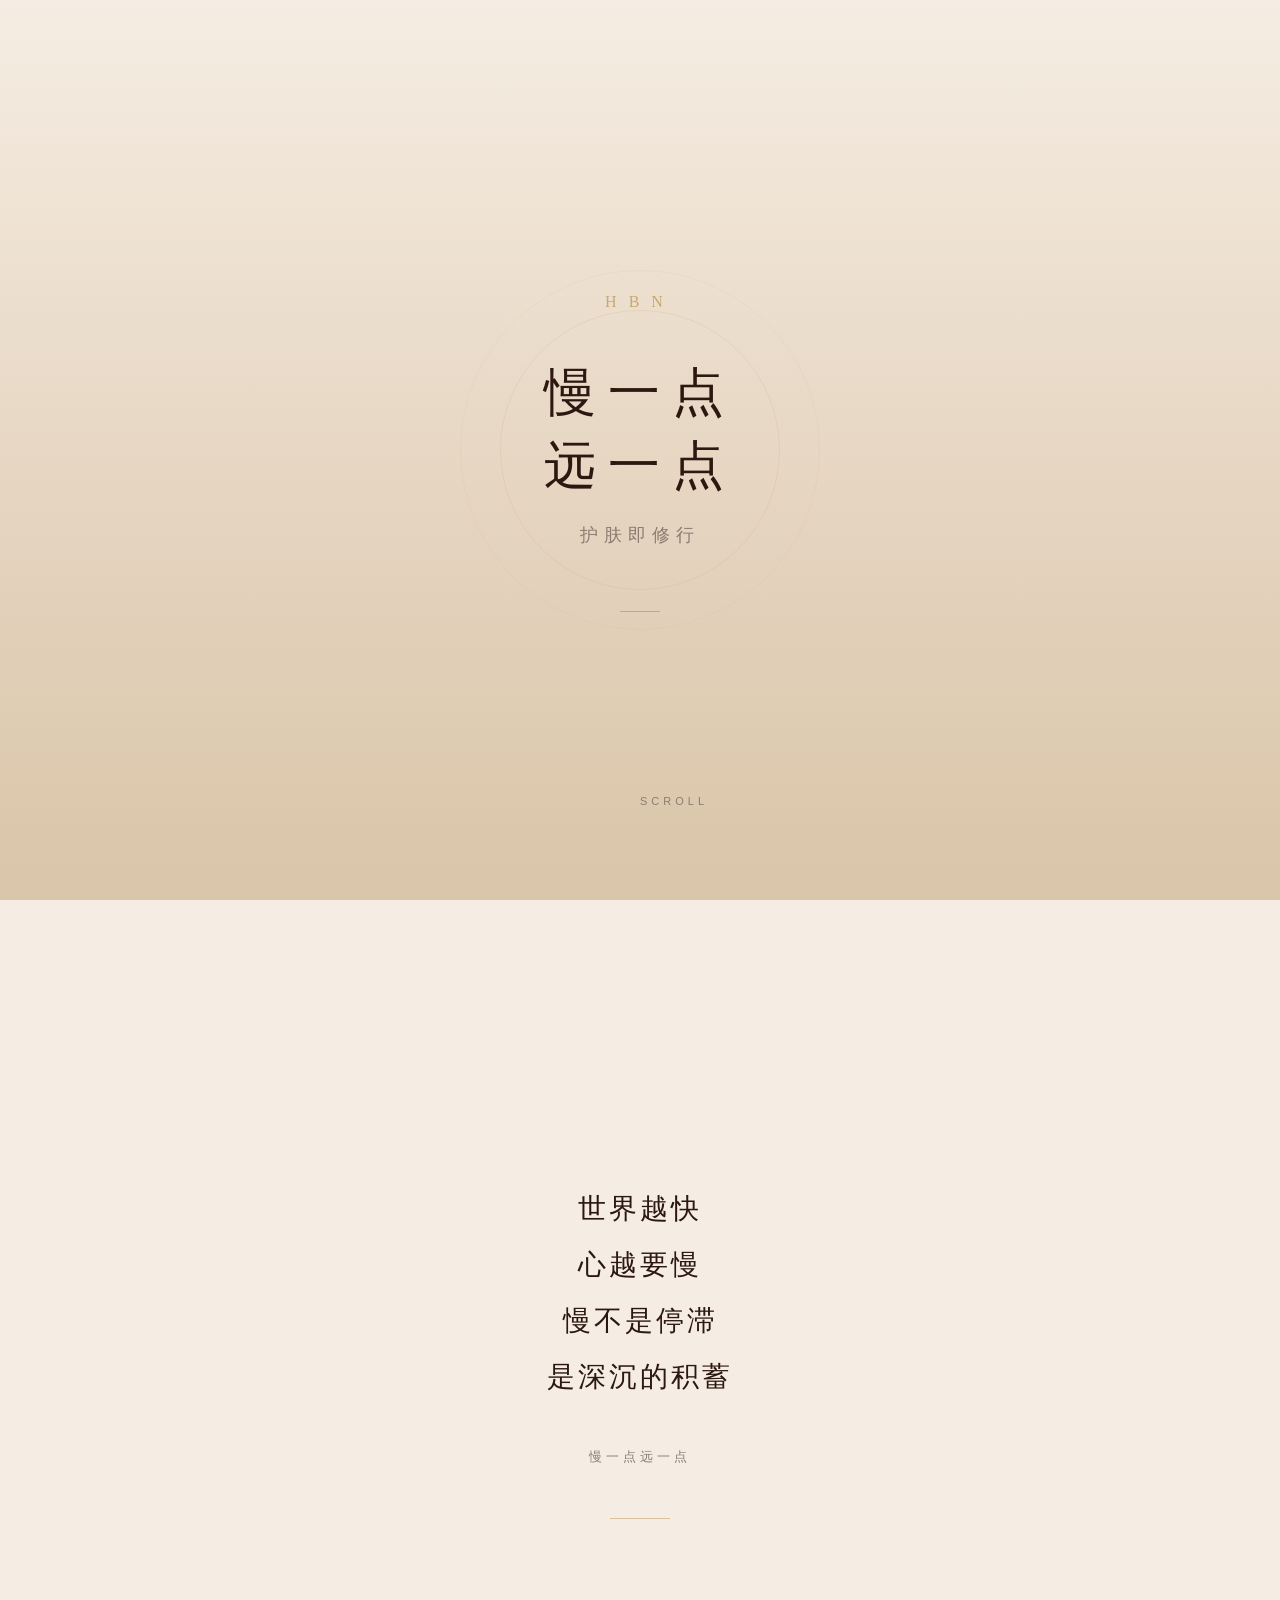
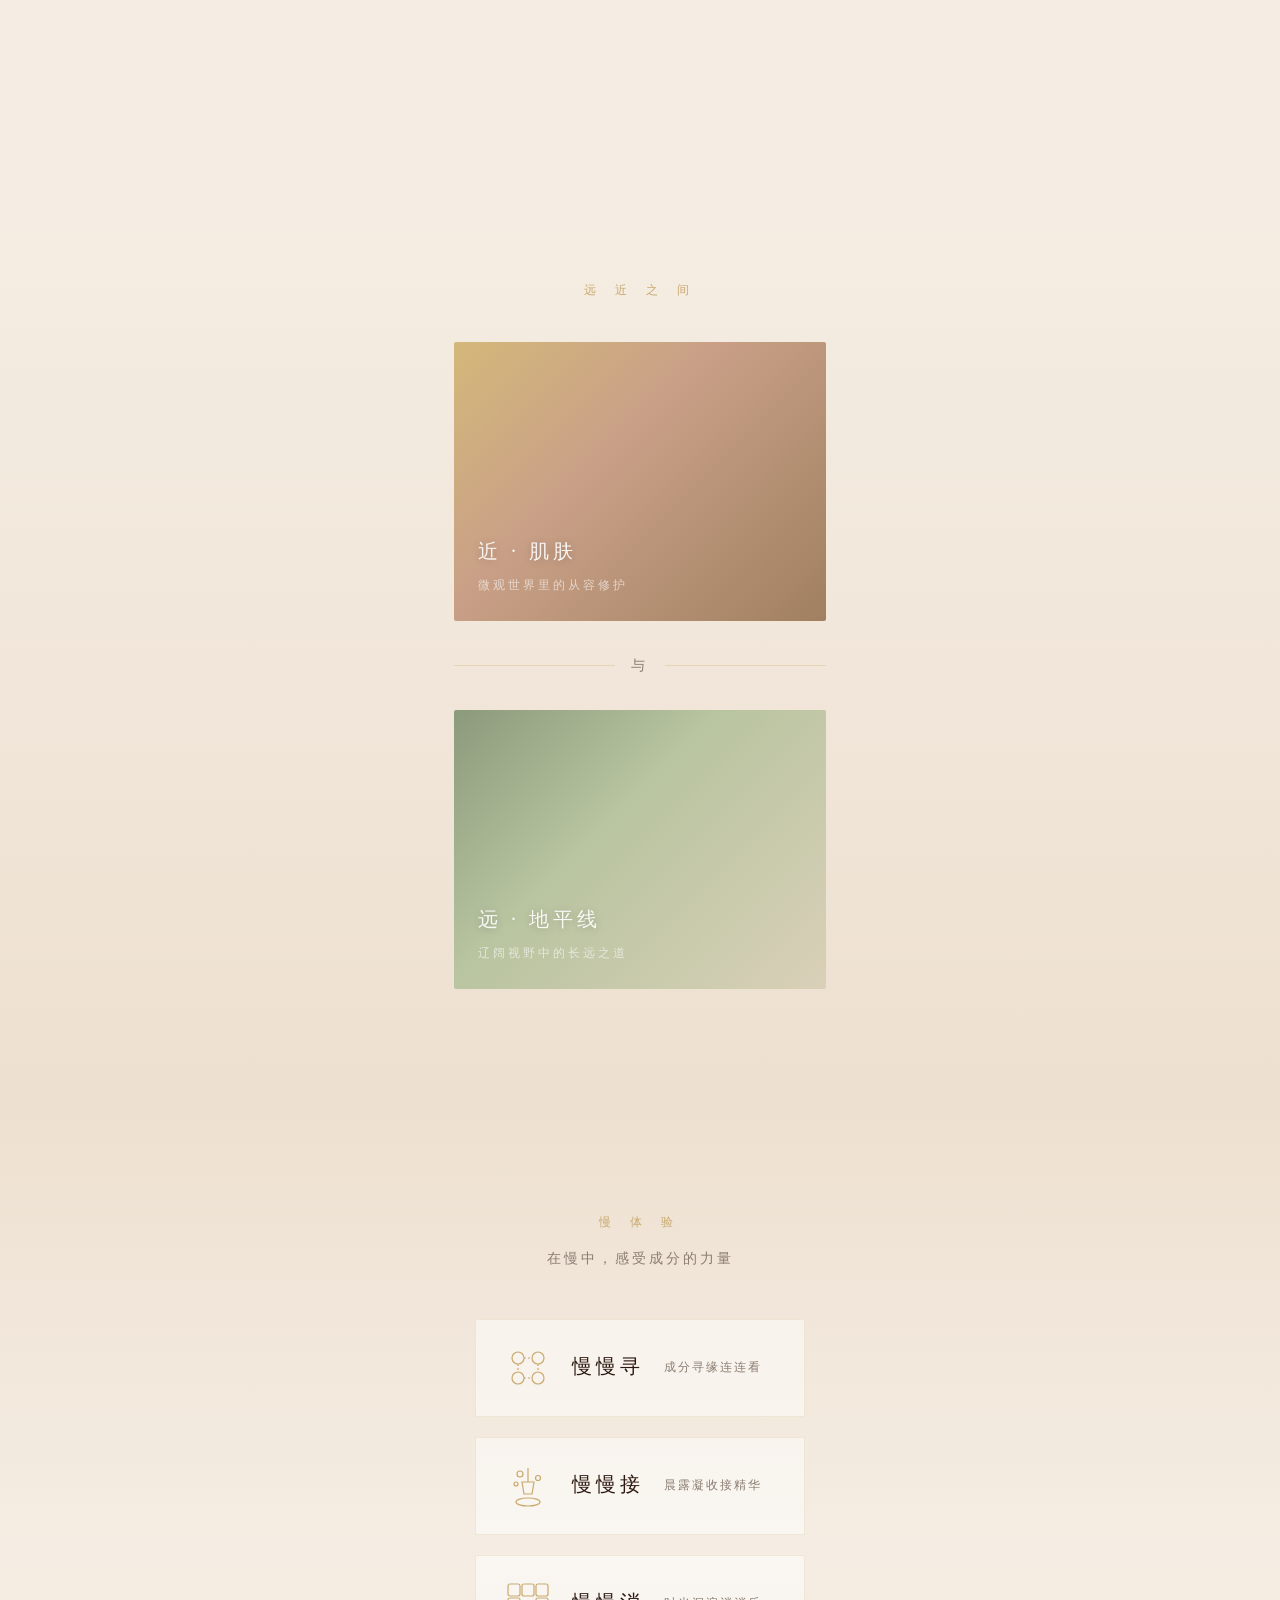
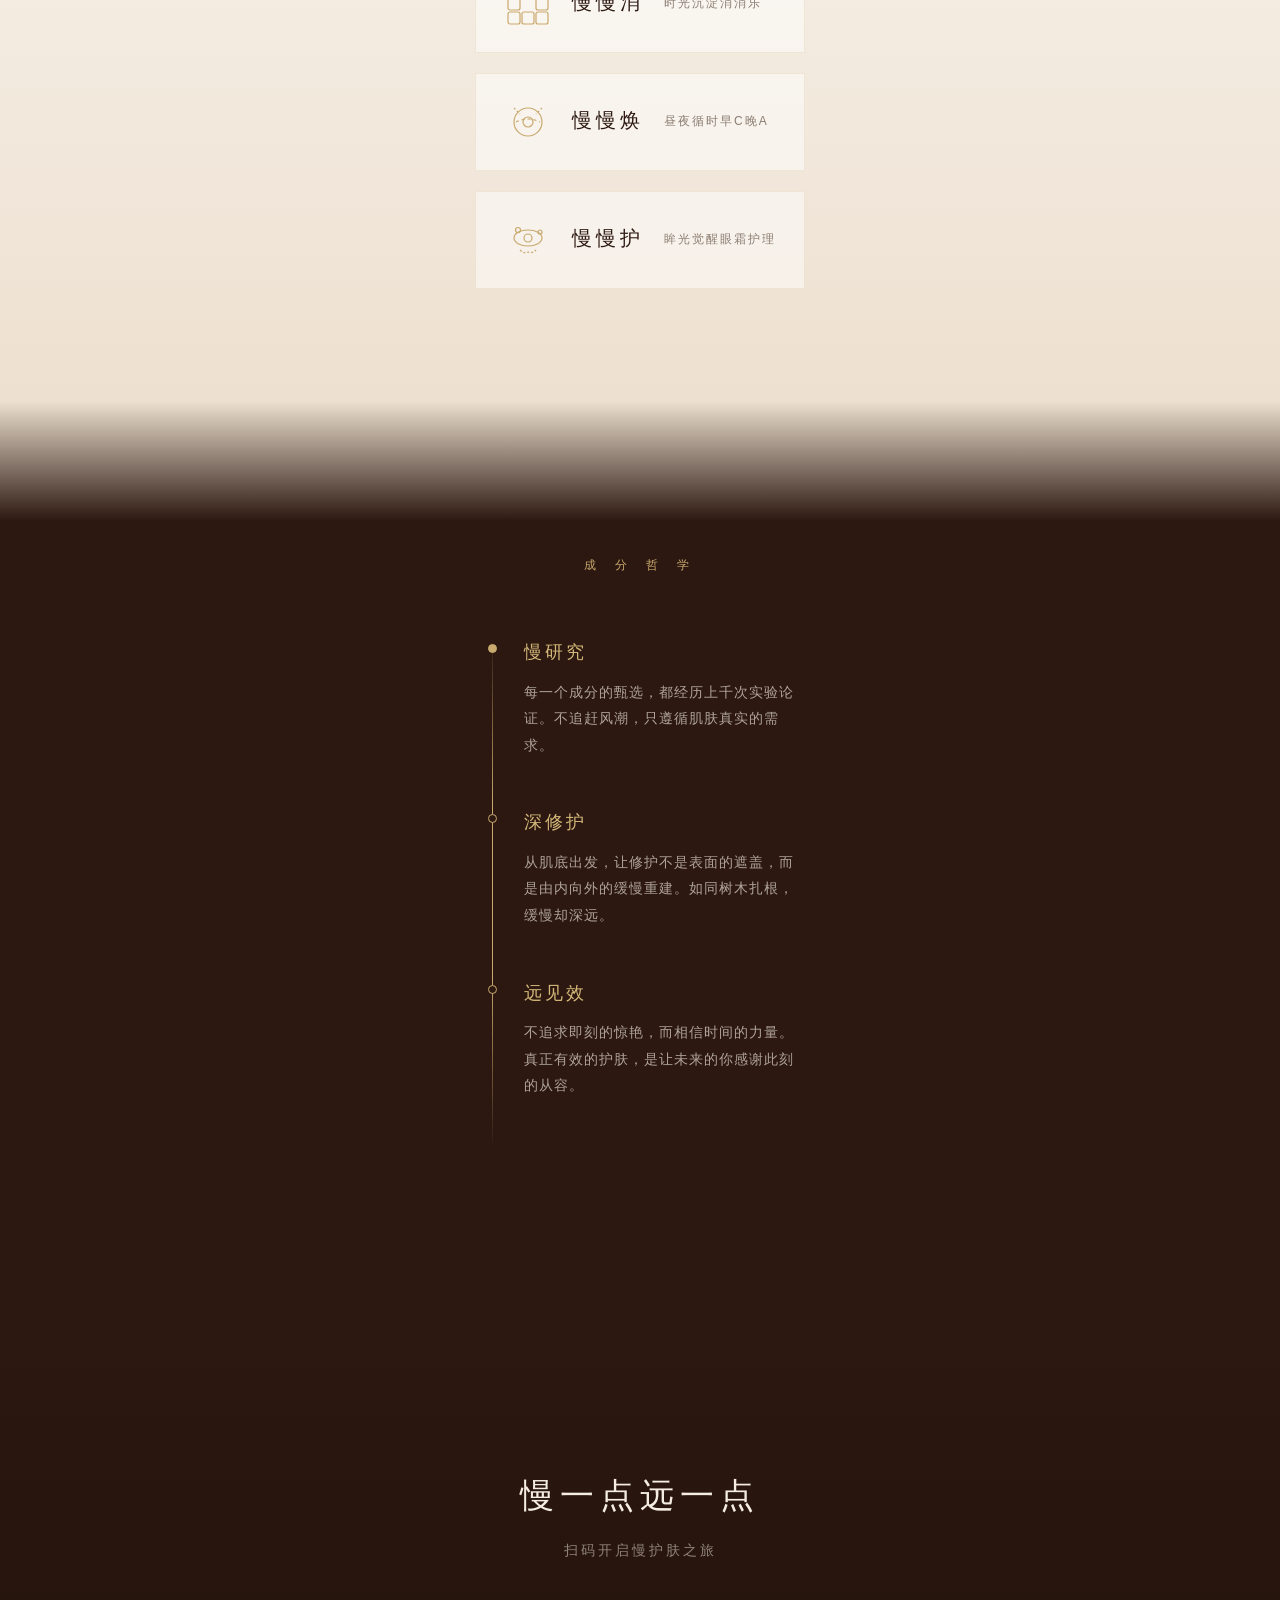
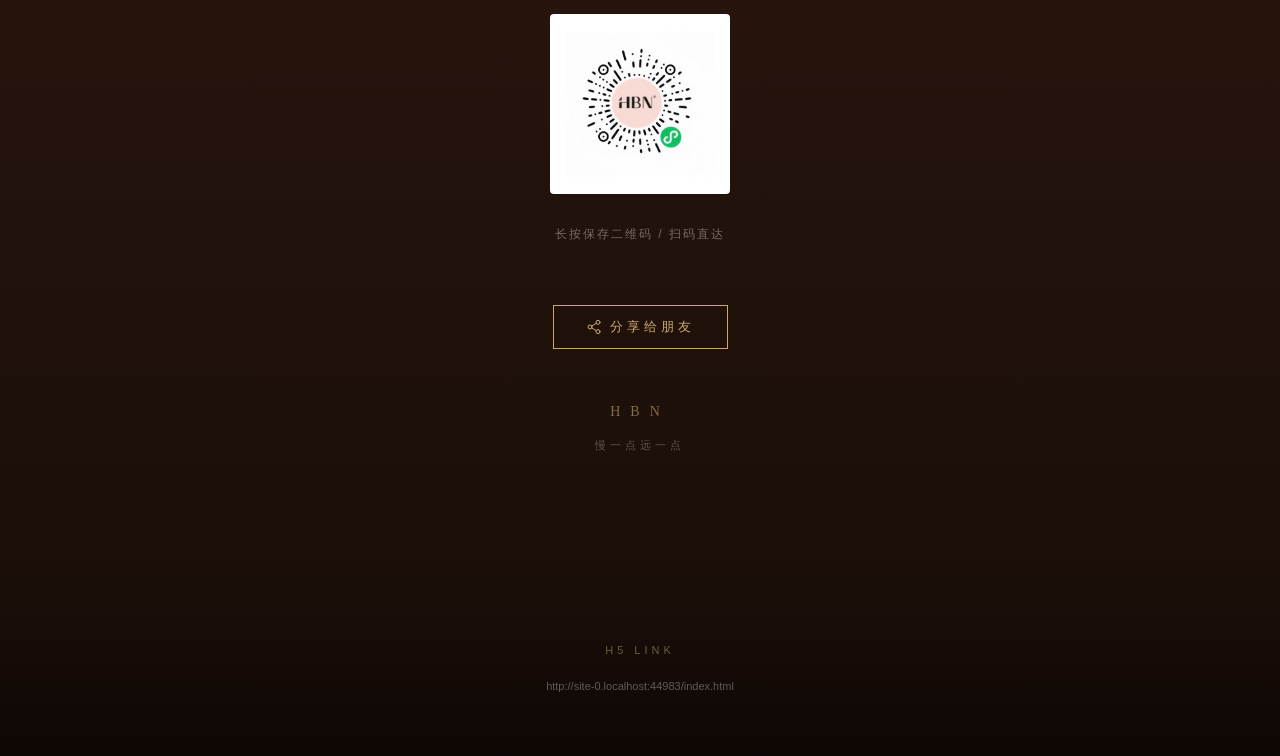
<file: index.html>
<!doctype html>
<html lang="zh-CN">
<head>
  <meta charset="UTF-8" />
  <meta name="viewport" content="width=device-width, initial-scale=1.0, maximum-scale=1.0, user-scalable=no" />
  <meta name="format-detection" content="telephone=no" />
  <meta name="x5-orientation" content="portrait" />
  <meta name="screen-orientation" content="portrait" />
  <meta name="x5-fullscreen" content="true" />
  <meta name="full-screen" content="yes" />
  <!-- WeChat Share Meta -->
  <meta property="og:title" content="HBN 慢一点远一点" />
  <meta property="og:description" content="护肤即修行，慢下来才能走更远" />
  <meta property="og:type" content="website" />
  <title>HBN — 慢一点远一点</title>
  <link rel="stylesheet" href="./styles/main.css" />
</head>
<body>

  <!-- ========== Section 1: Hero ========== -->
  <section class="section hero" id="hero">
    <div class="particles" id="particles"></div>
    <div class="hero-circle"></div>
    <div class="hero-circle hero-circle-2"></div>
    <div class="hero-content">
      <div class="hero-brand">HBN</div>
      <h1 class="hero-title font-serif">慢一点<br/>远一点</h1>
      <p class="hero-subtitle font-serif">护肤即修行</p>
      <div class="hero-divider"></div>
    </div>
    <div class="hero-scroll-hint">
      <span>SCROLL</span>
      <div class="scroll-line"></div>
    </div>
  </section>

  <!-- ========== Section 2: Philosophy ========== -->
  <section class="section philosophy" id="philosophy">
    <div class="reveal">
      <p class="philosophy-quote font-serif">
        世界越快<br/>
        心越要慢<br/>
        慢不是停滞<br/>
        是深沉的积蓄
      </p>
    </div>
    <div class="reveal reveal-delay-2">
      <p class="philosophy-author">慢一点远一点</p>
      <div class="philosophy-line"></div>
    </div>
  </section>

  <!-- ========== Section 3: Near & Far ========== -->
  <section class="section contrast" id="contrast">
    <div class="reveal">
      <p class="contrast-label font-serif">远 近 之 间</p>
    </div>
    <div class="contrast-pair">
      <div class="reveal reveal-delay-1">
        <div class="contrast-card contrast-near">
          <div class="contrast-card-inner">
            <div>
              <div class="contrast-card-text font-serif">近 · 肌肤</div>
              <div class="contrast-card-sub">微观世界里的从容修护</div>
            </div>
          </div>
        </div>
      </div>
      <div class="reveal reveal-delay-2">
        <div class="contrast-divider">
          <div class="contrast-divider-line"></div>
          <span class="contrast-divider-text font-serif">与</span>
          <div class="contrast-divider-line"></div>
        </div>
      </div>
      <div class="reveal reveal-delay-3">
        <div class="contrast-card contrast-far">
          <div class="contrast-card-inner">
            <div>
              <div class="contrast-card-text font-serif">远 · 地平线</div>
              <div class="contrast-card-sub">辽阔视野中的长远之道</div>
            </div>
          </div>
        </div>
      </div>
    </div>
  </section>

  <!-- ========== Section 4: Interactive Experience ========== -->
  <section class="section interactive" id="interactive">
    <div class="reveal">
      <p class="interactive-label font-serif">慢 体 验</p>
      <p class="interactive-subtitle">在慢中，感受成分的力量</p>
    </div>
    <div class="game-cards">
      <a href="./games/liankan.html" class="game-card reveal reveal-delay-1">
        <div class="game-card-icon">
          <svg viewBox="0 0 48 48" fill="none" stroke="#C9A96E" stroke-width="1.2"><circle cx="14" cy="14" r="6"/><circle cx="34" cy="14" r="6"/><circle cx="14" cy="34" r="6"/><circle cx="34" cy="34" r="6"/><line x1="20" y1="14" x2="28" y2="14" stroke-dasharray="2 2"/><line x1="14" y1="20" x2="14" y2="28" stroke-dasharray="2 2"/><line x1="34" y1="20" x2="34" y2="28" stroke-dasharray="2 2"/><line x1="20" y1="34" x2="28" y2="34" stroke-dasharray="2 2"/></svg>
        </div>
        <div class="game-card-title font-serif">慢慢寻</div>
        <div class="game-card-desc">成分寻缘连连看</div>
      </a>
      <a href="./games/jie-dongxi.html" class="game-card reveal reveal-delay-2">
        <div class="game-card-icon">
          <svg viewBox="0 0 48 48" fill="none" stroke="#C9A96E" stroke-width="1.2"><path d="M24 6 L24 20"/><path d="M18 20 L30 20 L28 32 L20 32 Z"/><circle cx="16" cy="12" r="3" fill="none"/><circle cx="34" cy="16" r="2.5" fill="none"/><circle cx="12" cy="22" r="2" fill="none"/><ellipse cx="24" cy="40" rx="12" ry="4" fill="none"/></svg>
        </div>
        <div class="game-card-title font-serif">慢慢接</div>
        <div class="game-card-desc">晨露凝收接精华</div>
      </a>
      <a href="./games/xiaoxiaole.html" class="game-card reveal reveal-delay-3">
        <div class="game-card-icon">
          <svg viewBox="0 0 48 48" fill="none" stroke="#C9A96E" stroke-width="1.2"><rect x="4" y="4" width="12" height="12" rx="2"/><rect x="18" y="4" width="12" height="12" rx="2"/><rect x="32" y="4" width="12" height="12" rx="2"/><rect x="4" y="18" width="12" height="12" rx="2"/><rect x="32" y="18" width="12" height="12" rx="2"/><rect x="4" y="32" width="12" height="12" rx="2"/><rect x="18" y="32" width="12" height="12" rx="2"/><rect x="32" y="32" width="12" height="12" rx="2"/></svg>
        </div>
        <div class="game-card-title font-serif">慢慢消</div>
        <div class="game-card-desc">时光沉淀消消乐</div>
      </a>
      <a href="./games/zhoubai.html" class="game-card reveal reveal-delay-1">
        <div class="game-card-icon">
          <svg viewBox="0 0 48 48" fill="none" stroke="#C9A96E" stroke-width="1.2"><circle cx="24" cy="24" r="14"/><path d="M12 24 Q24 18 36 24" stroke-dasharray="3 3"/><circle cx="24" cy="24" r="5"/><line x1="10" y1="10" x2="16" y2="16" stroke-dasharray="2 2"/><line x1="38" y1="10" x2="32" y2="16" stroke-dasharray="2 2"/></svg>
        </div>
        <div class="game-card-title font-serif">慢慢焕</div>
        <div class="game-card-desc">昼夜循时早C晚A</div>
      </a>
      <a href="./games/yanhou.html" class="game-card reveal reveal-delay-2">
        <div class="game-card-icon">
          <svg viewBox="0 0 48 48" fill="none" stroke="#C9A96E" stroke-width="1.2"><ellipse cx="24" cy="22" rx="14" ry="8"/><circle cx="24" cy="22" r="4"/><path d="M16 34 Q20 38 24 36 Q28 38 32 34" stroke-dasharray="2 2"/><circle cx="14" cy="14" r="2.5" fill="none"/><circle cx="36" cy="16" r="2" fill="none"/></svg>
        </div>
        <div class="game-card-title font-serif">慢慢护</div>
        <div class="game-card-desc">眸光觉醒眼霜护理</div>
      </a>
    </div>
  </section>

  <!-- ========== Section 5: Brand Story ========== -->
  <section class="section story" id="story">
    <div class="reveal">
      <p class="story-title font-serif">成 分 哲 学</p>
    </div>
    <div class="timeline">
      <div class="timeline-item reveal">
        <div class="timeline-dot filled"></div>
        <div class="timeline-item-title font-serif">慢研究</div>
        <div class="timeline-item-desc">每一个成分的甄选，都经历上千次实验论证。不追赶风潮，只遵循肌肤真实的需求。</div>
      </div>
      <div class="timeline-item reveal reveal-delay-1">
        <div class="timeline-dot"></div>
        <div class="timeline-item-title font-serif">深修护</div>
        <div class="timeline-item-desc">从肌底出发，让修护不是表面的遮盖，而是由内向外的缓慢重建。如同树木扎根，缓慢却深远。</div>
      </div>
      <div class="timeline-item reveal reveal-delay-2">
        <div class="timeline-dot"></div>
        <div class="timeline-item-title font-serif">远见效</div>
        <div class="timeline-item-desc">不追求即刻的惊艳，而相信时间的力量。真正有效的护肤，是让未来的你感谢此刻的从容。</div>
      </div>
    </div>
  </section>

  <!-- ========== Section 5: CTA ========== -->
  <section class="section cta" id="cta">
    <div class="reveal">
      <h2 class="cta-title font-serif">慢一点远一点</h2>
      <p class="cta-subtitle">扫码开启慢护肤之旅</p>
    </div>
    <div class="reveal reveal-delay-1">
      <div class="qr-wrapper" id="qrCode">
        <img src="./public/qrcode.png" alt="HBN二维码" style="width:100%;height:100%;object-fit:contain;" />
      </div>
      <p class="cta-hint">长按保存二维码 / 扫码直达</p>
    </div>
    <div class="reveal reveal-delay-2">
      <button class="share-btn" id="shareBtn">
        <svg viewBox="0 0 24 24" fill="none" stroke-width="1.5" stroke-linecap="round" stroke-linejoin="round">
          <circle cx="18" cy="5" r="3"/><circle cx="6" cy="12" r="3"/><circle cx="18" cy="19" r="3"/>
          <line x1="8.59" y1="13.51" x2="15.42" y2="17.49"/><line x1="15.41" y1="6.51" x2="8.59" y2="10.49"/>
        </svg>
        分享给朋友
      </button>
    </div>
    <div class="reveal reveal-delay-3">
      <p class="cta-brand font-serif">HBN</p>
      <p class="cta-slogan">慢一点远一点</p>
    </div>
  </section>

  <!-- ========== Link Section ========== -->
  <section class="link-section" id="linkSection">
    <p class="link-label">H5 LINK</p>
    <p class="link-url" id="pageUrl"></p>
  </section>

  <!-- ========== Share Modal ========== -->
  <div class="share-modal" id="shareModal">
    <div class="share-modal-content">
      <p class="share-modal-title font-serif">分享</p>
      <p class="share-modal-text">复制链接，发送给朋友或分享至朋友圈</p>
      <div class="share-modal-link" id="shareLink"></div>
      <button class="share-modal-close" id="copyBtn">复制链接</button>
    </div>
  </div>

  <!-- ========== Toast ========== -->
  <div class="toast" id="toast"></div>

  <!-- QR Code Library (fallback) -->
  <!-- Static QR image used instead -->

  <script>
  (function() {
    'use strict';

    // --- Page URL ---
    var pageUrl = window.location.href;

    // Display URL
    var urlEl = document.getElementById('pageUrl');
    if (urlEl) urlEl.textContent = pageUrl;

    // --- QR Code uses static image /public/qrcode.png ---
    // Dynamic fallback if image fails to load
    var qrImg = document.querySelector('#qrCode img');
    if (qrImg) {
      qrImg.onerror = function() {
        // Fallback: load qrcode.js dynamically
        var script = document.createElement('script');
        script.src = 'https://cdn.jsdelivr.net/npm/qrcodejs@1.0.0/qrcode.min.js';
        script.onload = function() {
          var qrEl = document.getElementById('qrCode');
          qrEl.innerHTML = '';
          new QRCode(qrEl, {
            text: pageUrl,
            width: 148,
            height: 148,
            colorDark: '#2C1810',
            colorLight: '#FFFFFF',
            correctLevel: QRCode.CorrectLevel.H
          });
        };
        document.body.appendChild(script);
      };
    }

    // --- Floating Particles ---
    var particlesContainer = document.getElementById('particles');
    if (particlesContainer) {
      for (var i = 0; i < 15; i++) {
        var p = document.createElement('div');
        p.className = 'particle';
        var left = Math.random() * 100;
        var dur = 20 + Math.random() * 20;
        var delay = Math.random() * dur;
        var drift = (Math.random() - 0.5) * 60;
        var size = 2 + Math.random() * 4;
        p.style.cssText =
          'left:' + left + '%;' +
          'bottom:-10px;' +
          'width:' + size + 'px;' +
          'height:' + size + 'px;' +
          '--duration:' + dur + 's;' +
          '--delay:-' + delay + 's;' +
          '--drift:' + drift + 'px;';
        particlesContainer.appendChild(p);
      }
    }

    // --- Scroll Reveal (IntersectionObserver) ---
    var reveals = document.querySelectorAll('.reveal');
    if ('IntersectionObserver' in window) {
      var observer = new IntersectionObserver(function(entries) {
        entries.forEach(function(entry) {
          if (entry.isIntersecting) {
            entry.target.classList.add('visible');
            observer.unobserve(entry.target);
          }
        });
      }, { threshold: 0.15, rootMargin: '0px 0px -40px 0px' });

      reveals.forEach(function(el) {
        observer.observe(el);
      });
    } else {
      // Fallback: show all
      reveals.forEach(function(el) {
        el.classList.add('visible');
      });
    }

    // --- Share Button ---
    var shareBtn = document.getElementById('shareBtn');
    var shareModal = document.getElementById('shareModal');
    var shareLink = document.getElementById('shareLink');
    var copyBtn = document.getElementById('copyBtn');

    if (shareBtn && shareModal && shareLink) {
      shareBtn.addEventListener('click', function() {
        // Try WeChat native share first
        if (typeof WeixinJSBridge !== 'undefined') {
          WeixinJSBridge.invoke('shareTimeline', {
            title: 'HBN 慢一点远一点',
            link: pageUrl,
            desc: '护肤即修行，慢下来才能走更远'
          });
        } else {
          // Show modal with link
          shareLink.textContent = pageUrl;
          shareModal.classList.add('active');
        }
      });
    }

    if (copyBtn && shareModal) {
      copyBtn.addEventListener('click', function() {
        var url = pageUrl;
        if (navigator.clipboard && navigator.clipboard.writeText) {
          navigator.clipboard.writeText(url).then(function() {
            showToast('链接已复制');
            shareModal.classList.remove('active');
          });
        } else {
          // Fallback
          var input = document.createElement('input');
          input.value = url;
          document.body.appendChild(input);
          input.select();
          try {
            document.execCommand('copy');
            showToast('链接已复制');
            shareModal.classList.remove('active');
          } catch(e) {
            showToast('请手动复制链接');
          }
          document.body.removeChild(input);
        }
      });
    }

    // Close modal on background click
    if (shareModal) {
      shareModal.addEventListener('click', function(e) {
        if (e.target === shareModal) {
          shareModal.classList.remove('active');
        }
      });
    }

    // --- Toast ---
    function showToast(msg) {
      var toast = document.getElementById('toast');
      if (!toast) return;
      toast.textContent = msg;
      toast.classList.add('show');
      setTimeout(function() {
        toast.classList.remove('show');
      }, 2000);
    }

    // --- WeChat JS-SDK Share (if available) ---
    // This sets up the share config when wx is available
    function setupWxShare() {
      if (typeof wx !== 'undefined') {
        wx.ready(function() {
          wx.updateTimelineShareData({
            title: 'HBN 慢一点远一点',
            link: pageUrl,
            desc: '护肤即修行，慢下来才能走更远'
          });
          wx.updateAppMessageShareData({
            title: 'HBN 慢一点远一点',
            link: pageUrl,
            desc: '护肤即修行，慢下来才能走更远'
          });
        });
      }
    }
    setupWxShare();

    // --- Aggressively Remove injected watermarks ---
    function removeWatermarks() {
      var selectors = [
        '[class*="watermark"]',
        '[class*="Watermark"]',
        '[id*="watermark"]',
        '[id*="Watermark"]',
        '[class*="coze"]',
        '[id*="coze"]',
        '[class*="trae-watermark"]',
        '[class*="trae_watermark"]',
        '[class*="trae-coding"]',
        '[class*="trae_coding"]',
        '[class*="coze-watermark"]',
        '[class*="coze_coding"]',
        '[class*="powered-by"]',
        '[class*="poweredBy"]',
        '[id*="powered-by"]',
        '[id*="poweredBy"]',
        '[class*="branding"]',
        '[id*="branding"]',
        'a[href*="coze"]',
        'a[href*="trae"]',
        'a[href*="coding"]',
        '.coze-watermark',
        '.coze_coding',
        '.trae-watermark',
        '.trae_coding',
        '.coding-watermark',
        '.coding_watermark'
      ];
      selectors.forEach(function(sel) {
        try {
          var els = document.querySelectorAll(sel);
          for (var i = els.length - 1; i >= 0; i--) {
            if (els[i].parentNode) {
              els[i].parentNode.removeChild(els[i]);
            }
          }
        } catch(e) {}
      });
    }

    // Run immediately
    removeWatermarks();

    // Run on every animation frame for maximum coverage
    var frameCount = 0;
    function frameLoop() {
      frameCount++;
      if (frameCount % 30 === 0) {
        removeWatermarks();
      }
      requestAnimationFrame(frameLoop);
    }
    frameLoop();

    // Also observe for late-injected watermarks
    var mo = new MutationObserver(function() { removeWatermarks(); });
    mo.observe(document.body, { childList: true, subtree: true, attributes: true, attributeFilter: ['class', 'id', 'style'] });

    // Hide suspicious elements via inline style injection
    var styleEl = document.createElement('style');
    styleEl.textContent = [
      '[class*="watermark"],[class*="Watermark"],[id*="watermark"],[id*="Watermark"]',
      '[class*="coze"],[id*="coze"],[class*="trae"],[id*="trae"]',
      '[class*="coding"],[id*="coding"]',
      '[class*="powered-by"],[class*="poweredBy"],[id*="powered-by"],[id*="poweredBy"]',
      '[class*="branding"],[id*="branding"]',
      'a[href*="coze"],a[href*="trae"],a[href*="coding"]',
      '.coze-watermark,.coze_coding,.trae-watermark,.trae_coding',
      '.coding-watermark,.coding_watermark',
      'iframe[src*="coze"],iframe[src*="trae"],iframe[src*="coding"]',
      '{',
      '  display:none!important;visibility:hidden!important;opacity:0!important;',
      '  height:0!important;max-height:0!important;width:0!important;max-width:0!important;',
      '  overflow:hidden!important;pointer-events:none!important;',
      '  position:absolute!important;z-index:-9999!important;',
      '  margin:0!important;padding:0!important;border:none!important;',
      '}'
    ].join('');
    document.head.appendChild(styleEl);

  })();
  </script>

</body>
</html>
</file>
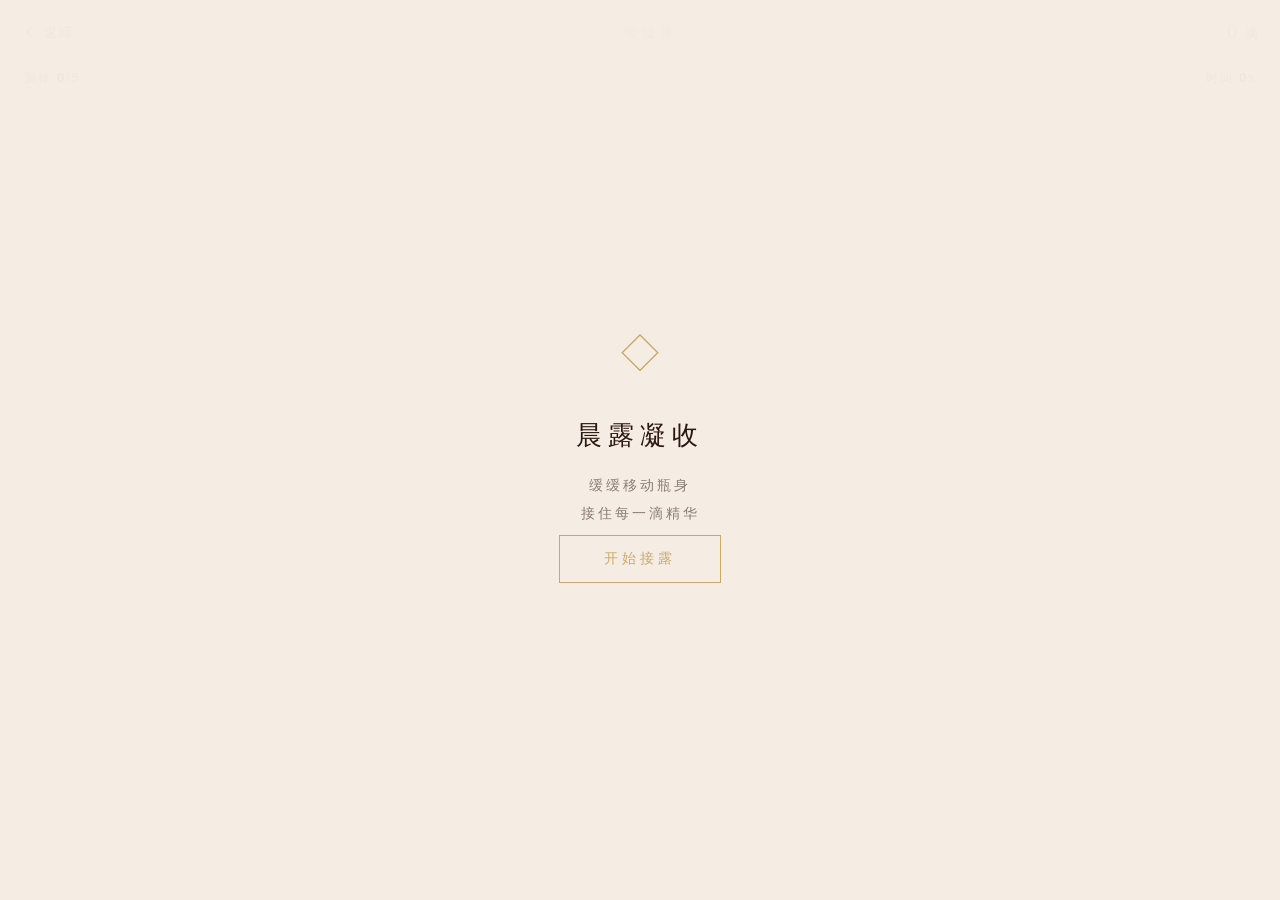
<file: games/jie-dongxi.html>
<!doctype html>
<html lang="zh-CN">
<head>
  <meta charset="UTF-8" />
  <meta name="viewport" content="width=device-width,initial-scale=1.0,maximum-scale=1.0,user-scalable=no" />
  <meta name="format-detection" content="telephone=no" />
  <title>慢慢接 · 晨露凝收 — HBN</title>
  <link rel="stylesheet" href="../styles/main.css" />
  <style>
    body { background:#F5EDE3; overflow:hidden; }
    .game-page { min-height:100vh; min-height:100dvh; display:flex; flex-direction:column; position:relative; }

    /* Header */
    .game-header { padding:16px 20px; display:flex; align-items:center; justify-content:space-between; position:relative; z-index:10; }
    .game-back { display:flex; align-items:center; gap:6px; text-decoration:none; color:#8B7D72; font-size:13px; letter-spacing:2px; -webkit-tap-highlight-color:transparent; }
    .game-back svg { width:18px; height:18px; stroke:#8B7D72; }
    .game-header-title { font-family:'Noto Serif SC',serif; font-size:14px; letter-spacing:4px; color:#C9A96E; }
    .game-score-display { font-size:13px; color:#8B7D72; letter-spacing:2px; }
    .game-score-display em { font-style:normal; color:#C9A96E; font-size:18px; }

    /* Info bar */
    .game-info { padding:4px 24px 8px; display:flex; justify-content:space-between; width:100%; }
    .game-info-item { font-size:12px; letter-spacing:2px; color:#8B7D72; }
    .game-info-item em { font-style:normal; color:#2C1810; }

    /* Canvas area */
    .canvas-wrap { flex:1; position:relative; overflow:hidden; touch-action:none; }
    .canvas-wrap canvas { display:block; width:100%; height:100%; }

    /* Start / Win overlay */
    .overlay {
      position:fixed; inset:0; background:rgba(245,237,227,0.96);
      display:flex; flex-direction:column; align-items:center; justify-content:center; z-index:100;
      padding:32px; text-align:center;
    }
    .overlay.hidden { display:none; }
    .overlay-icon { font-size:40px; margin-bottom:24px; color:#C9A96E; }
    .overlay-title { font-family:'Noto Serif SC',serif; font-size:26px; font-weight:300; letter-spacing:6px; color:#2C1810; margin-bottom:12px; }
    .overlay-sub { font-size:14px; letter-spacing:3px; color:#8B7D72; line-height:2; margin-bottom:8px; }
    .overlay-score { font-size:14px; letter-spacing:2px; color:#C9A96E; margin-bottom:36px; }
    .overlay-btn {
      padding:14px 44px; border:0.5px solid #C9A96E; background:transparent; color:#C9A96E;
      font-family:'Noto Serif SC',serif; font-size:14px; letter-spacing:4px; cursor:pointer;
      text-decoration:none; transition:all 0.5s cubic-bezier(0.25,0.1,0.25,1); -webkit-tap-highlight-color:transparent;
    }
    .overlay-btn:active { background:rgba(201,169,110,0.1); }
    .overlay-btn-secondary { margin-top:16px; font-size:12px; letter-spacing:3px; color:#8B7D72; border-color:#8B7D72; }
  </style>
</head>
<body>
<div class="game-page">
  <div class="game-header">
    <a href="javascript:void(0)" onclick="goHome()" class="game-back">
      <svg viewBox="0 0 24 24" fill="none" stroke-width="1.5" stroke-linecap="round"><path d="M15 18l-6-6 6-6"/></svg>
      返回
    </a>
    <span class="game-header-title font-serif">慢慢接</span>
    <span class="game-score-display"><em id="scoreNum">0</em> 滴</span>
  </div>

  <div class="game-info">
    <span class="game-info-item">漏掉 <em id="missNum">0</em>/5</span>
    <span class="game-info-item">时间 <em id="timeNum">0</em>s</span>
  </div>

  <div class="canvas-wrap" id="canvasWrap">
    <canvas id="gameCanvas"></canvas>
  </div>
</div>

<!-- Start -->
<div class="overlay" id="startOverlay">
  <div class="overlay-icon">◇</div>
  <div class="overlay-title font-serif">晨露凝收</div>
  <div class="overlay-sub">缓缓移动瓶身<br/>接住每一滴精华</div>
  <button class="overlay-btn font-serif" id="startBtn">开始接露</button>
</div>

<!-- End -->
<div class="overlay hidden" id="endOverlay">
  <div class="overlay-icon">◆</div>
  <div class="overlay-title font-serif" id="endTitle">时光沉淀</div>
  <div class="overlay-sub" id="endMsg"></div>
  <div class="overlay-score" id="endScore"></div>
  <button class="overlay-btn font-serif" id="retryBtn">再来一次</button>
  <a href="javascript:void(0)" onclick="goHome()" class="overlay-btn overlay-btn-secondary font-serif">返回首页</a>
</div>

<script>
(function(){
  'use strict';

  // Navigate to home page reliably
  window.goHome = function() {
    var path = window.location.pathname;
    var homePath = path.substring(0, path.indexOf('/games/')) + '/';
    window.location.href = homePath;
  };

  var canvas = document.getElementById('gameCanvas');
  var ctx = canvas.getContext('2d');
  var wrap = document.getElementById('canvasWrap');

  var W, H, dpr;
  var running = false, animId = null;

  // Game state
  var bottle = { x:0, y:0, w:70, h:90 };
  var drops = [];
  var score = 0, missed = 0, maxMiss = 5, startTime = 0;
  var spawnTimer = 0, spawnInterval = 1200; // ms between drops
  var lastTime = 0;

  // Drop types — themed skincare ingredients
  var DROP_TYPES = [
    { label:'烟酰胺', color:'#C9A96E', points:10, radius:14, speed:1.2 },
    { label:'玻色因', color:'#8B9A7B', points:15, radius:12, speed:1.0 },
    { label:'视黄醇', color:'#D4B87A', points:20, radius:10, speed:1.5 },
    { label:'维C', color:'#C9A087', points:12, radius:13, speed:1.1 },
    { label:'积雪草', color:'#6B8E72', points:25, radius:9, speed:1.8 },
  ];

  // Caught particles
  var particles = [];

  function resize() {
    dpr = window.devicePixelRatio || 1;
    W = wrap.clientWidth;
    H = wrap.clientHeight;
    canvas.width = W * dpr;
    canvas.height = H * dpr;
    canvas.style.width = W + 'px';
    canvas.style.height = H + 'px';
    ctx.setTransform(dpr, 0, 0, dpr, 0, 0);
    bottle.y = H - bottle.h - 30;
    bottle.x = Math.min(Math.max(bottle.x, bottle.w/2), W - bottle.w/2);
  }

  function spawnDrop() {
    var type = DROP_TYPES[Math.floor(Math.random() * DROP_TYPES.length)];
    drops.push({
      x: type.radius + Math.random() * (W - type.radius * 2),
      y: -type.radius * 2,
      type: type,
      speed: type.speed * (0.8 + Math.random() * 0.4),
      alpha: 1
    });
  }

  function spawnParticles(x, y, color) {
    for (var i = 0; i < 8; i++) {
      var angle = Math.random() * Math.PI * 2;
      var speed = 1 + Math.random() * 2;
      particles.push({
        x: x, y: y,
        vx: Math.cos(angle) * speed,
        vy: Math.sin(angle) * speed - 1,
        alpha: 1,
        color: color,
        radius: 2 + Math.random() * 3,
        life: 40
      });
    }
  }

  function update(dt) {
    spawnTimer += dt;
    if (spawnTimer >= spawnInterval) {
      spawnTimer = 0;
      spawnDrop();
      // Gradually speed up
      spawnInterval = Math.max(600, spawnInterval - 5);
    }

    // Update drops
    for (var i = drops.length - 1; i >= 0; i--) {
      var d = drops[i];
      d.y += d.speed * (dt / 16);

      // Check catch
      if (d.y + d.type.radius >= bottle.y &&
          d.y - d.type.radius <= bottle.y + bottle.h &&
          d.x >= bottle.x - bottle.w/2 - d.type.radius &&
          d.x <= bottle.x + bottle.w/2 + d.type.radius) {
        score += d.type.points;
        document.getElementById('scoreNum').textContent = score;
        spawnParticles(d.x, d.y, d.type.color);
        drops.splice(i, 1);
        continue;
      }

      // Missed
      if (d.y > H + d.type.radius * 2) {
        missed++;
        document.getElementById('missNum').textContent = missed;
        drops.splice(i, 1);
        if (missed >= maxMiss) {
          endGame();
          return;
        }
      }
    }

    // Update particles
    for (var j = particles.length - 1; j >= 0; j--) {
      var p = particles[j];
      p.x += p.vx;
      p.y += p.vy;
      p.vy += 0.05;
      p.life--;
      p.alpha = Math.max(0, p.life / 40);
      if (p.life <= 0) particles.splice(j, 1);
    }

    // Update time
    var elapsed = Math.floor((Date.now() - startTime) / 1000);
    document.getElementById('timeNum').textContent = elapsed;
  }

  function draw() {
    ctx.clearRect(0, 0, W, H);

    // Draw subtle background circles
    ctx.save();
    ctx.globalAlpha = 0.04;
    ctx.strokeStyle = '#C9A96E';
    ctx.lineWidth = 0.5;
    for (var c = 0; c < 3; c++) {
      ctx.beginPath();
      ctx.arc(W * (0.2 + c * 0.3), H * 0.3, 80 + c * 40, 0, Math.PI * 2);
      ctx.stroke();
    }
    ctx.restore();

    // Draw drops
    for (var i = 0; i < drops.length; i++) {
      var d = drops[i];
      ctx.save();
      // Glow
      ctx.globalAlpha = 0.15;
      ctx.fillStyle = d.type.color;
      ctx.beginPath();
      ctx.arc(d.x, d.y, d.type.radius * 2, 0, Math.PI * 2);
      ctx.fill();
      // Main drop shape
      ctx.globalAlpha = 0.9;
      ctx.fillStyle = d.type.color;
      ctx.beginPath();
      // Teardrop shape
      ctx.moveTo(d.x, d.y - d.type.radius * 1.4);
      ctx.bezierCurveTo(
        d.x - d.type.radius, d.y - d.type.radius * 0.3,
        d.x - d.type.radius, d.y + d.type.radius * 0.5,
        d.x, d.y + d.type.radius
      );
      ctx.bezierCurveTo(
        d.x + d.type.radius, d.y + d.type.radius * 0.5,
        d.x + d.type.radius, d.y - d.type.radius * 0.3,
        d.x, d.y - d.type.radius * 1.4
      );
      ctx.fill();
      // Label
      ctx.globalAlpha = 0.7;
      ctx.fillStyle = '#2C1810';
      ctx.font = '9px sans-serif';
      ctx.textAlign = 'center';
      ctx.fillText(d.type.label, d.x, d.y + d.type.radius + 14);
      ctx.restore();
    }

    // Draw particles
    for (var j = 0; j < particles.length; j++) {
      var p = particles[j];
      ctx.save();
      ctx.globalAlpha = p.alpha * 0.6;
      ctx.fillStyle = p.color;
      ctx.beginPath();
      ctx.arc(p.x, p.y, p.radius, 0, Math.PI * 2);
      ctx.fill();
      ctx.restore();
    }

    // Draw bottle
    ctx.save();
    var bx = bottle.x - bottle.w / 2;
    var by = bottle.y;
    var bw = bottle.w;
    var bh = bottle.h;

    // Bottle body
    ctx.globalAlpha = 0.3;
    ctx.fillStyle = '#C9A96E';
    ctx.beginPath();
    ctx.moveTo(bx + 8, by);
    ctx.lineTo(bx + bw - 8, by);
    ctx.quadraticCurveTo(bx + bw, by, bx + bw, by + 8);
    ctx.lineTo(bx + bw, by + bh - 6);
    ctx.quadraticCurveTo(bx + bw, by + bh, bx + bw - 6, by + bh);
    ctx.lineTo(bx + 6, by + bh);
    ctx.quadraticCurveTo(bx, by + bh, bx, by + bh - 6);
    ctx.lineTo(bx, by + 8);
    ctx.quadraticCurveTo(bx, by, bx + 8, by);
    ctx.closePath();
    ctx.fill();

    // Bottle outline
    ctx.globalAlpha = 0.6;
    ctx.strokeStyle = '#C9A96E';
    ctx.lineWidth = 1;
    ctx.stroke();

    // Bottle neck
    ctx.globalAlpha = 0.5;
    ctx.fillStyle = '#C9A96E';
    ctx.fillRect(bx + bw/2 - 10, by - 16, 20, 18);
    ctx.strokeStyle = '#C9A96E';
    ctx.strokeRect(bx + bw/2 - 10, by - 16, 20, 18);

    // Bottle cap
    ctx.globalAlpha = 0.7;
    ctx.fillStyle = '#8B6F5E';
    ctx.fillRect(bx + bw/2 - 12, by - 22, 24, 8);

    // Fill level
    var fillH = Math.min(score * 1.5, bh - 12);
    if (fillH > 0) {
      ctx.globalAlpha = 0.25;
      ctx.fillStyle = '#C9A96E';
      ctx.fillRect(bx + 3, by + bh - 3 - fillH, bw - 6, fillH);
    }

    // Label on bottle
    ctx.globalAlpha = 0.5;
    ctx.fillStyle = '#2C1810';
    ctx.font = '10px "Noto Serif SC", serif';
    ctx.textAlign = 'center';
    ctx.fillText('HBN', bottle.x, by + bh / 2 + 4);
    ctx.restore();
  }

  function gameLoop(timestamp) {
    if (!running) return;
    var dt = lastTime ? (timestamp - lastTime) : 16;
    if (dt > 100) dt = 16; // cap
    lastTime = timestamp;
    update(dt);
    draw();
    animId = requestAnimationFrame(gameLoop);
  }

  function startGame() {
    document.getElementById('startOverlay').classList.add('hidden');
    document.getElementById('endOverlay').classList.add('hidden');
    score = 0; missed = 0; drops = []; particles = [];
    spawnInterval = 1200; spawnTimer = 0; lastTime = 0;
    startTime = Date.now();
    document.getElementById('scoreNum').textContent = '0';
    document.getElementById('missNum').textContent = '0';
    document.getElementById('timeNum').textContent = '0';
    bottle.x = W / 2;
    running = true;
    animId = requestAnimationFrame(gameLoop);
  }

  function endGame() {
    running = false;
    if (animId) cancelAnimationFrame(animId);
    var elapsed = Math.floor((Date.now() - startTime) / 1000);
    document.getElementById('endTitle').textContent = missed >= maxMiss ? '露已散尽' : '时光沉淀';
    document.getElementById('endMsg').textContent = '你用了 ' + elapsed + ' 秒';
    document.getElementById('endScore').textContent = '共接住 ' + score + ' 滴精华';
    document.getElementById('endOverlay').classList.remove('hidden');
  }

  // Touch / Mouse control
  var dragging = false;
  function onPointerMove(e) {
    if (!running) return;
    e.preventDefault();
    var rect = canvas.getBoundingClientRect();
    var x = (e.touches ? e.touches[0].clientX : e.clientX) - rect.left;
    bottle.x = Math.min(Math.max(x, bottle.w/2), W - bottle.w/2);
  }

  canvas.addEventListener('touchstart', function(e) { dragging = true; onPointerMove(e); }, { passive: false });
  canvas.addEventListener('touchmove', onPointerMove, { passive: false });
  canvas.addEventListener('mousemove', onPointerMove);

  // Init
  resize();
  window.addEventListener('resize', resize);
  document.getElementById('startBtn').addEventListener('click', startGame);
  document.getElementById('retryBtn').addEventListener('click', startGame);

  // --- Remove watermarks ---
  function _wmRemove() {
    var sels = [
      '[class*="watermark"]','[class*="Watermark"]','[id*="watermark"]','[id*="Watermark"]',
      '[class*="coze"]','[id*="coze"]','[class*="trae"]','[id*="trae"]',
      '[class*="coding"]','[id*="coding"]','[class*="powered-by"]','[class*="poweredBy"]',
      '[id*="powered-by"]','[id*="poweredBy"]','[class*="branding"]','[id*="branding"]',
      'a[href*="coze"]','a[href*="trae"]','a[href*="coding"]',
      '.coze-watermark','.coze_coding','.trae-watermark','.trae_coding','.coding-watermark','.coding_watermark'
    ];
    sels.forEach(function(sel) {
      try {
        var els = document.querySelectorAll(sel);
        for (var i = els.length - 1; i >= 0; i--) {
          if (els[i].parentNode) els[i].parentNode.removeChild(els[i]);
        }
      } catch(e) {}
    });
  }
  _wmRemove();
  var _wmFC = 0;
  function _wmFL() {
    _wmFC++;
    if (_wmFC % 30 === 0) _wmRemove();
    requestAnimationFrame(_wmFL);
  }
  _wmFL();
  var _wmMO = new MutationObserver(_wmRemove);
  _wmMO.observe(document.body, { childList: true, subtree: true, attributes: true, attributeFilter: ['class','id','style'] });
  var _wmS = document.createElement('style');
  _wmS.textContent = [
    '[class*="watermark"],[class*="Watermark"],[id*="watermark"],[id*="Watermark"]',
    '[class*="coze"],[id*="coze"],[class*="trae"],[id*="trae"]',
    '[class*="coding"],[id*="coding"]',
    '[class*="powered-by"],[class*="poweredBy"],[id*="powered-by"],[id*="poweredBy"]',
    '[class*="branding"],[id*="branding"]',
    'a[href*="coze"],a[href*="trae"],a[href*="coding"]',
    '.coze-watermark,.coze_coding,.trae-watermark,.trae_coding,.coding-watermark,.coding_watermark',
    'iframe[src*="coze"],iframe[src*="trae"],iframe[src*="coding"]',
    '{display:none!important;visibility:hidden!important;opacity:0!important;',
    'height:0!important;max-height:0!important;width:0!important;max-width:0!important;',
    'overflow:hidden!important;pointer-events:none!important;',
    'position:absolute!important;z-index:-9999!important;margin:0!important;padding:0!important;border:none!important;}'
  ].join('');
  document.head.appendChild(_wmS);
})();
</script>
</body>
</html>
</file>
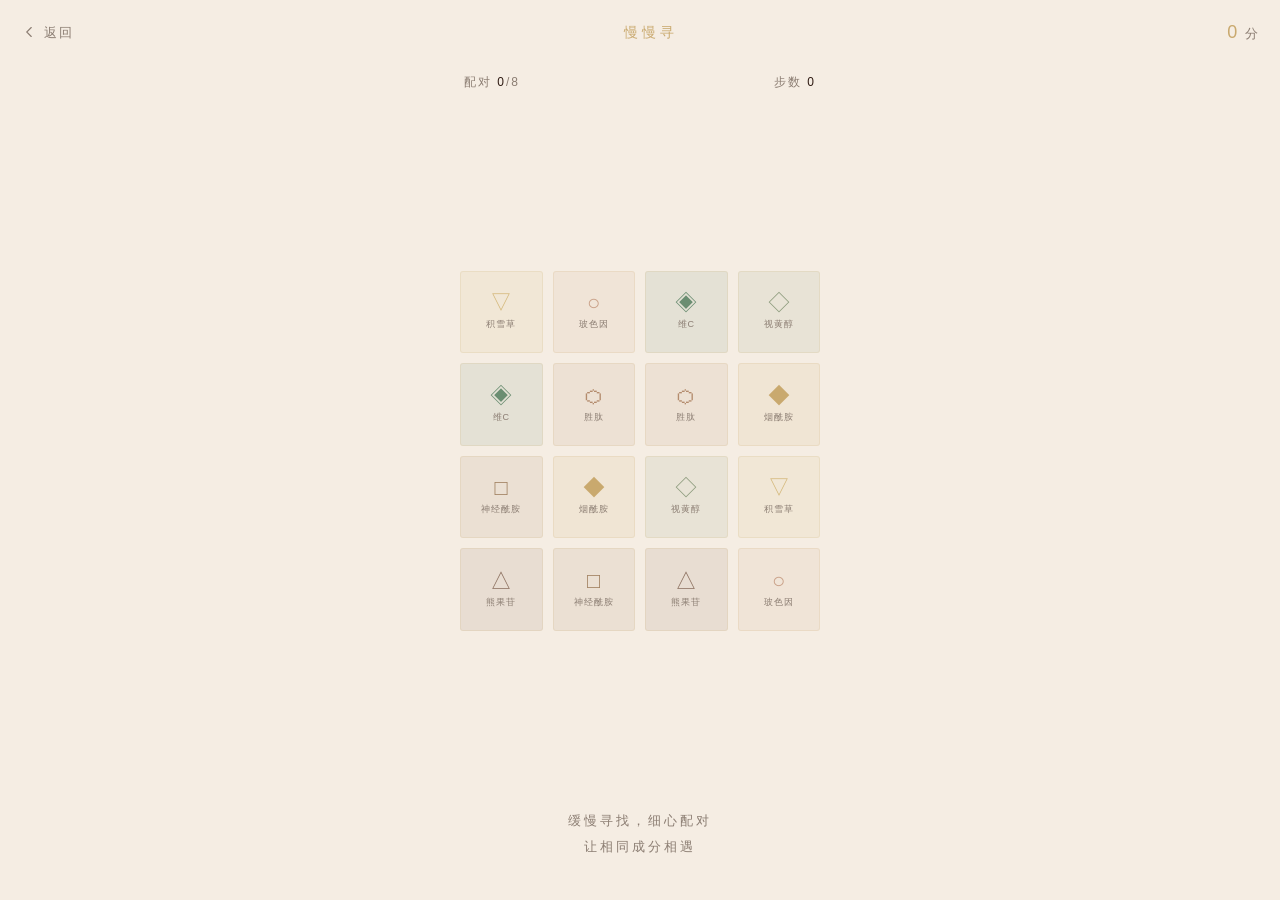
<file: games/liankan.html>
<!doctype html>
<html lang="zh-CN">
<head>
  <meta charset="UTF-8" />
  <meta name="viewport" content="width=device-width,initial-scale=1.0,maximum-scale=1.0,user-scalable=no" />
  <meta name="format-detection" content="telephone=no" />
  <title>慢慢寻 · 成分寻缘 — HBN</title>
  <link rel="stylesheet" href="../styles/main.css" />
  <style>
    body { background: #F5EDE3; }
    .game-page { min-height:100vh; min-height:100dvh; display:flex; flex-direction:column; align-items:center; padding:0; }

    /* Header */
    .game-header { width:100%; padding:16px 20px; display:flex; align-items:center; justify-content:space-between; position:relative; z-index:10; }
    .game-back { display:flex; align-items:center; gap:6px; text-decoration:none; color:#8B7D72; font-size:13px; letter-spacing:2px; -webkit-tap-highlight-color:transparent; }
    .game-back svg { width:18px; height:18px; stroke:#8B7D72; }
    .game-header-title { font-family:'Noto Serif SC',serif; font-size:14px; letter-spacing:4px; color:#C9A96E; }
    .game-score-display { font-size:13px; color:#8B7D72; letter-spacing:2px; }
    .game-score-display em { font-style:normal; color:#C9A96E; font-size:18px; }

    /* Info bar */
    .game-info { width:100%; max-width:400px; padding:8px 24px 16px; display:flex; justify-content:space-between; align-items:center; }
    .game-info-item { font-size:12px; letter-spacing:2px; color:#8B7D72; }
    .game-info-item em { font-style:normal; color:#2C1810; }

    /* Board */
    .board-wrap { flex:1; display:flex; align-items:center; justify-content:center; padding:12px; width:100%; }
    .board { display:grid; grid-template-columns:repeat(4,1fr); gap:10px; max-width:360px; width:100%; }

    /* Tile */
    .tile {
      aspect-ratio:1;
      display:flex; flex-direction:column; align-items:center; justify-content:center;
      background:rgba(255,255,255,0.65);
      border:0.5px solid rgba(201,169,110,0.18);
      border-radius:3px;
      cursor:pointer;
      transition: all 0.5s cubic-bezier(0.25,0.1,0.25,1);
      -webkit-tap-highlight-color:transparent;
      user-select:none;
      position:relative;
      overflow:hidden;
    }
    .tile:active { transform:scale(0.95); }
    .tile .tile-icon { font-size:22px; margin-bottom:2px; line-height:1; }
    .tile .tile-name { font-size:9px; letter-spacing:1px; color:#8B7D72; }

    .tile.selected {
      border-color:#C9A96E;
      background:rgba(201,169,110,0.1);
      box-shadow:0 0 12px rgba(201,169,110,0.2);
    }
    .tile.matched {
      animation: tile-match 0.8s cubic-bezier(0.25,0.1,0.25,1) forwards;
    }
    @keyframes tile-match {
      0% { opacity:1; transform:scale(1); }
      50% { opacity:0.6; transform:scale(1.08); background:rgba(201,169,110,0.15); }
      100% { opacity:0; transform:scale(0.6); }
    }
    .tile.wrong {
      animation: tile-wrong 0.5s cubic-bezier(0.25,0.1,0.25,1);
    }
    @keyframes tile-wrong {
      0%,100% { transform:translateX(0); }
      20% { transform:translateX(-4px); }
      40% { transform:translateX(4px); }
      60% { transform:translateX(-3px); }
      80% { transform:translateX(3px); }
    }
    .tile.empty { visibility:hidden; pointer-events:none; }

    /* Hint text */
    .game-hint { padding:16px 24px 40px; text-align:center; }
    .game-hint p { font-family:'Noto Serif SC',serif; font-size:13px; letter-spacing:3px; color:#8B7D72; line-height:2; }

    /* Win overlay */
    .overlay { position:fixed; inset:0; background:rgba(245,237,227,0.95); display:none; flex-direction:column; align-items:center; justify-content:center; z-index:100; }
    .overlay.active { display:flex; }
    .overlay-title { font-family:'Noto Serif SC',serif; font-size:28px; font-weight:300; letter-spacing:6px; color:#2C1810; margin-bottom:12px; }
    .overlay-sub { font-size:14px; letter-spacing:3px; color:#8B7D72; margin-bottom:40px; }
    .overlay-btn {
      padding:14px 44px; border:0.5px solid #C9A96E; background:transparent; color:#C9A96E;
      font-family:'Noto Serif SC',serif; font-size:14px; letter-spacing:4px; cursor:pointer;
      text-decoration:none; transition:all 0.5s cubic-bezier(0.25,0.1,0.25,1); -webkit-tap-highlight-color:transparent;
    }
    .overlay-btn:active { background:rgba(201,169,110,0.1); }

    /* Ingredient colors */
    .ing-0 { background:rgba(201,169,110,0.12); } .ing-0 .tile-icon { color:#C9A96E; }
    .ing-1 { background:rgba(139,154,123,0.12); } .ing-1 .tile-icon { color:#8B9A7B; }
    .ing-2 { background:rgba(201,160,135,0.12); } .ing-2 .tile-icon { color:#C9A087; }
    .ing-3 { background:rgba(139,111,94,0.12); } .ing-3 .tile-icon { color:#8B6F5E; }
    .ing-4 { background:rgba(212,184,122,0.12); } .ing-4 .tile-icon { color:#D4B87A; }
    .ing-5 { background:rgba(160,128,96,0.12); } .ing-5 .tile-icon { color:#A08060; }
    .ing-6 { background:rgba(107,142,114,0.12); } .ing-6 .tile-icon { color:#6B8E72; }
    .ing-7 { background:rgba(180,140,110,0.12); } .ing-7 .tile-icon { color:#B48C6E; }
  </style>
</head>
<body>
<div class="game-page">
  <div class="game-header">
    <a href="javascript:void(0)" onclick="goHome()" class="game-back">
      <svg viewBox="0 0 24 24" fill="none" stroke-width="1.5" stroke-linecap="round"><path d="M15 18l-6-6 6-6"/></svg>
      返回
    </a>
    <span class="game-header-title font-serif">慢慢寻</span>
    <span class="game-score-display"><em id="scoreNum">0</em> 分</span>
  </div>

  <div class="game-info">
    <span class="game-info-item">配对 <em id="matchNum">0</em>/8</span>
    <span class="game-info-item">步数 <em id="stepNum">0</em></span>
  </div>

  <div class="board-wrap">
    <div class="board" id="board"></div>
  </div>

  <div class="game-hint">
    <p>缓慢寻找，细心配对<br/>让相同成分相遇</p>
  </div>
</div>

<!-- Win -->
<div class="overlay" id="winOverlay">
  <div class="overlay-title font-serif">寻缘完成</div>
  <div class="overlay-sub" id="winMsg"></div>
  <a href="javascript:void(0)" onclick="goHome()" class="overlay-btn font-serif">返回首页</a>
</div>

<script>
(function(){
  'use strict';

  // Navigate to home page reliably
  window.goHome = function() {
    var path = window.location.pathname;
    var homePath = path.substring(0, path.indexOf('/games/')) + '/';
    window.location.href = homePath;
  };

  var INGREDIENTS = [
    { name:'烟酰胺', icon:'◆' },
    { name:'视黄醇', icon:'◇' },
    { name:'玻色因', icon:'○' },
    { name:'熊果苷', icon:'△' },
    { name:'积雪草', icon:'▽' },
    { name:'神经酰胺', icon:'□' },
    { name:'维C', icon:'◈' },
    { name:'胜肽', icon:'⬡' }
  ];

  var ROWS = 4, COLS = 4, TOTAL = ROWS * COLS;
  var board = [], selected = null, matched = 0, steps = 0, score = 0, locked = false;

  function shuffle(arr) {
    for (var i = arr.length - 1; i > 0; i--) {
      var j = Math.floor(Math.random() * (i + 1));
      var t = arr[i]; arr[i] = arr[j]; arr[j] = t;
    }
    return arr;
  }

  function initBoard() {
    var pairs = [];
    for (var i = 0; i < INGREDIENTS.length; i++) {
      pairs.push(i, i);
    }
    shuffle(pairs);
    board = pairs;
    renderBoard();
  }

  function renderBoard() {
    var el = document.getElementById('board');
    el.innerHTML = '';
    for (var i = 0; i < board.length; i++) {
      var idx = board[i];
      if (idx === -1) {
        var emptyDiv = document.createElement('div');
        emptyDiv.className = 'tile empty';
        emptyDiv.dataset.idx = i;
        el.appendChild(emptyDiv);
        continue;
      }
      var ing = INGREDIENTS[idx];
      var tile = document.createElement('div');
      tile.className = 'tile ing-' + idx;
      tile.dataset.idx = i;
      tile.dataset.ing = idx;
      tile.innerHTML = '<span class="tile-icon">' + ing.icon + '</span><span class="tile-name">' + ing.name + '</span>';
      tile.addEventListener('click', onTileClick);
      el.appendChild(tile);
    }
  }

  function getTileEl(idx) {
    return document.querySelector('.tile[data-idx="' + idx + '"]');
  }

  function onTileClick(e) {
    if (locked) return;
    var tile = e.currentTarget;
    var idx = parseInt(tile.dataset.idx);
    var ing = parseInt(tile.dataset.ing);
    if (board[idx] === -1) return;

    if (selected === null) {
      selected = idx;
      tile.classList.add('selected');
    } else if (selected === idx) {
      tile.classList.remove('selected');
      selected = null;
    } else {
      steps++;
      document.getElementById('stepNum').textContent = steps;
      var prevTile = getTileEl(selected);
      var prevIng = board[selected];

      if (prevIng === ing) {
        // Match!
        locked = true;
        tile.classList.add('selected');
        setTimeout(function() {
          tile.classList.remove('selected');
          tile.classList.add('matched');
          prevTile.classList.remove('selected');
          prevTile.classList.add('matched');
          setTimeout(function() {
            board[idx] = -1;
            board[selected] = -1;
            tile.classList.add('empty');
            tile.classList.remove('matched');
            prevTile.classList.add('empty');
            prevTile.classList.remove('matched');
            matched++;
            score += Math.max(10, 50 - steps * 2);
            document.getElementById('matchNum').textContent = matched;
            document.getElementById('scoreNum').textContent = score;
            selected = null;
            locked = false;
            if (matched >= INGREDIENTS.length) {
              showWin();
            }
          }, 600);
        }, 200);
      } else {
        // No match
        locked = true;
        tile.classList.add('selected');
        setTimeout(function() {
          tile.classList.add('wrong');
          prevTile.classList.add('wrong');
          setTimeout(function() {
            tile.classList.remove('selected', 'wrong');
            prevTile.classList.remove('selected', 'wrong');
            selected = null;
            locked = false;
          }, 500);
        }, 300);
      }
    }
  }

  function showWin() {
    document.getElementById('winMsg').textContent = '用 ' + steps + ' 步完成了全部配对';
    document.getElementById('winOverlay').classList.add('active');
  }

  // --- Remove watermarks ---
  function removeWatermarks() {
    var sels = [
      '[class*="watermark"]','[class*="Watermark"]','[id*="watermark"]','[id*="Watermark"]',
      '[class*="coze"]','[id*="coze"]','[class*="trae"]','[id*="trae"]',
      '[class*="coding"]','[id*="coding"]','[class*="powered-by"]','[class*="poweredBy"]',
      '[id*="powered-by"]','[id*="poweredBy"]','[class*="branding"]','[id*="branding"]',
      'a[href*="coze"]','a[href*="trae"]','a[href*="coding"]',
      '.coze-watermark','.coze_coding','.trae-watermark','.trae_coding','.coding-watermark','.coding_watermark'
    ];
    sels.forEach(function(sel) {
      try {
        var els = document.querySelectorAll(sel);
        for (var i = els.length - 1; i >= 0; i--) {
          if (els[i].parentNode) els[i].parentNode.removeChild(els[i]);
        }
      } catch(e) {}
    });
  }
  removeWatermarks();
  var _wmFrameCount = 0;
  function _wmFrameLoop() {
    _wmFrameCount++;
    if (_wmFrameCount % 30 === 0) removeWatermarks();
    requestAnimationFrame(_wmFrameLoop);
  }
  _wmFrameLoop();
  var _wmObs = new MutationObserver(removeWatermarks);
  _wmObs.observe(document.body, { childList: true, subtree: true, attributes: true, attributeFilter: ['class','id','style'] });
  var _wmStyle = document.createElement('style');
  _wmStyle.textContent = [
    '[class*="watermark"],[class*="Watermark"],[id*="watermark"],[id*="Watermark"]',
    '[class*="coze"],[id*="coze"],[class*="trae"],[id*="trae"]',
    '[class*="coding"],[id*="coding"]',
    '[class*="powered-by"],[class*="poweredBy"],[id*="powered-by"],[id*="poweredBy"]',
    '[class*="branding"],[id*="branding"]',
    'a[href*="coze"],a[href*="trae"],a[href*="coding"]',
    '.coze-watermark,.coze_coding,.trae-watermark,.trae_coding,.coding-watermark,.coding_watermark',
    'iframe[src*="coze"],iframe[src*="trae"],iframe[src*="coding"]',
    '{display:none!important;visibility:hidden!important;opacity:0!important;',
    'height:0!important;max-height:0!important;width:0!important;max-width:0!important;',
    'overflow:hidden!important;pointer-events:none!important;',
    'position:absolute!important;z-index:-9999!important;margin:0!important;padding:0!important;border:none!important;}'
  ].join('');
  document.head.appendChild(_wmStyle);

  initBoard();
})();
</script>
</body>
</html>
</file>
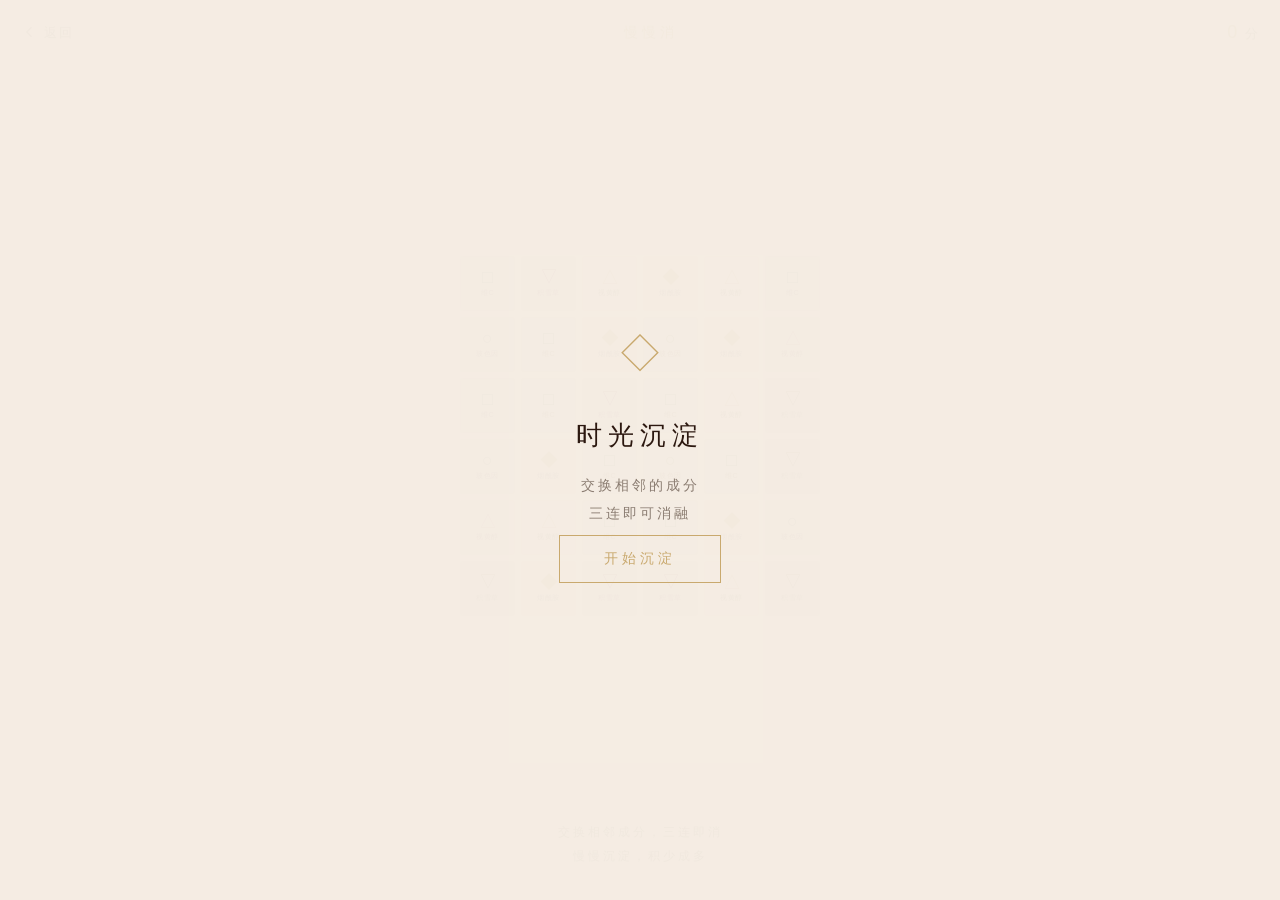
<file: games/xiaoxiaole.html>
<!doctype html>
<html lang="zh-CN">
<head>
  <meta charset="UTF-8" />
  <meta name="viewport" content="width=device-width,initial-scale=1.0,maximum-scale=1.0,user-scalable=no" />
  <meta name="format-detection" content="telephone=no" />
  <title>慢慢消 · 时光沉淀 — HBN</title>
  <link rel="stylesheet" href="../styles/main.css" />
  <style>
    body { background:#F5EDE3; }
    .game-page { min-height:100vh; min-height:100dvh; display:flex; flex-direction:column; align-items:center; }

    /* Header */
    .game-header { width:100%; padding:16px 20px; display:flex; align-items:center; justify-content:space-between; position:relative; z-index:10; }
    .game-back { display:flex; align-items:center; gap:6px; text-decoration:none; color:#8B7D72; font-size:13px; letter-spacing:2px; -webkit-tap-highlight-color:transparent; }
    .game-back svg { width:18px; height:18px; stroke:#8B7D72; }
    .game-header-title { font-family:'Noto Serif SC',serif; font-size:14px; letter-spacing:4px; color:#C9A96E; }
    .game-score-display { font-size:13px; color:#8B7D72; letter-spacing:2px; }
    .game-score-display em { font-style:normal; color:#C9A96E; font-size:18px; }

    /* Board */
    .board-wrap { flex:1; display:flex; align-items:center; justify-content:center; padding:16px; width:100%; }
    .board { display:grid; grid-template-columns:repeat(6,1fr); gap:6px; max-width:360px; width:100%; }

    /* Cell */
    .cell {
      aspect-ratio:1;
      display:flex; flex-direction:column; align-items:center; justify-content:center;
      border-radius:3px; cursor:pointer; user-select:none;
      transition: all 0.4s cubic-bezier(0.25,0.1,0.25,1);
      -webkit-tap-highlight-color:transparent;
      position:relative;
      border:0.5px solid rgba(201,169,110,0.12);
    }
    .cell .cell-icon { font-size:18px; line-height:1; }
    .cell .cell-name { font-size:7px; letter-spacing:0.5px; color:rgba(44,24,16,0.5); margin-top:1px; }
    .cell:active { transform:scale(0.92); }

    .cell.selected {
      border-color:#C9A96E;
      box-shadow:0 0 10px rgba(201,169,110,0.25);
      transform:scale(1.05);
    }

    .cell.eliminating {
      animation: cell-elim 0.7s cubic-bezier(0.25,0.1,0.25,1) forwards;
    }
    @keyframes cell-elim {
      0% { opacity:1; transform:scale(1); }
      40% { opacity:0.6; transform:scale(1.15); }
      100% { opacity:0; transform:scale(0.3); }
    }

    .cell.dropping {
      animation: cell-drop 0.4s cubic-bezier(0.25,0.1,0.25,1);
    }
    @keyframes cell-drop {
      0% { transform:translateY(-100%); opacity:0.5; }
      100% { transform:translateY(0); opacity:1; }
    }

    .cell.new-cell {
      animation: cell-new 0.5s cubic-bezier(0.25,0.1,0.25,1);
    }
    @keyframes cell-new {
      0% { transform:scale(0); opacity:0; }
      100% { transform:scale(1); opacity:1; }
    }

    /* Types */
    .type-0 { background:rgba(201,169,110,0.15); } .type-0 .cell-icon { color:#C9A96E; }
    .type-1 { background:rgba(139,154,123,0.15); } .type-1 .cell-icon { color:#8B9A7B; }
    .type-2 { background:rgba(201,160,135,0.15); } .type-2 .cell-icon { color:#C9A087; }
    .type-3 { background:rgba(139,111,94,0.15); } .type-3 .cell-icon { color:#8B6F5E; }
    .type-4 { background:rgba(107,142,114,0.15); } .type-4 .cell-icon { color:#6B8E72; }

    /* Hint */
    .game-hint { padding:12px 24px 32px; text-align:center; }
    .game-hint p { font-family:'Noto Serif SC',serif; font-size:12px; letter-spacing:3px; color:#8B7D72; line-height:2; }

    /* Combo indicator */
    .combo-popup {
      position:fixed; top:50%; left:50%; transform:translate(-50%,-50%);
      font-family:'Noto Serif SC',serif; font-size:24px; font-weight:300;
      letter-spacing:4px; color:#C9A96E; pointer-events:none;
      opacity:0; z-index:50;
    }
    .combo-popup.show {
      animation: combo-pop 1s cubic-bezier(0.25,0.1,0.25,1) forwards;
    }
    @keyframes combo-pop {
      0% { opacity:0; transform:translate(-50%,-50%) scale(0.5); }
      30% { opacity:1; transform:translate(-50%,-50%) scale(1.1); }
      100% { opacity:0; transform:translate(-50%,-60%) scale(1); }
    }

    /* Overlays */
    .overlay {
      position:fixed; inset:0; background:rgba(245,237,227,0.96);
      display:flex; flex-direction:column; align-items:center; justify-content:center; z-index:100;
      padding:32px; text-align:center;
    }
    .overlay.hidden { display:none; }
    .overlay-icon { font-size:40px; margin-bottom:24px; color:#C9A96E; }
    .overlay-title { font-family:'Noto Serif SC',serif; font-size:26px; font-weight:300; letter-spacing:6px; color:#2C1810; margin-bottom:12px; }
    .overlay-sub { font-size:14px; letter-spacing:3px; color:#8B7D72; line-height:2; margin-bottom:8px; }
    .overlay-score { font-size:14px; letter-spacing:2px; color:#C9A96E; margin-bottom:36px; }
    .overlay-btn {
      padding:14px 44px; border:0.5px solid #C9A96E; background:transparent; color:#C9A96E;
      font-family:'Noto Serif SC',serif; font-size:14px; letter-spacing:4px; cursor:pointer;
      text-decoration:none; transition:all 0.5s cubic-bezier(0.25,0.1,0.25,1); -webkit-tap-highlight-color:transparent;
    }
    .overlay-btn:active { background:rgba(201,169,110,0.1); }
    .overlay-btn-secondary { margin-top:16px; font-size:12px; letter-spacing:3px; color:#8B7D72; border-color:#8B7D72; }
  </style>
</head>
<body>
<div class="game-page">
  <div class="game-header">
    <a href="javascript:void(0)" onclick="goHome()" class="game-back">
      <svg viewBox="0 0 24 24" fill="none" stroke-width="1.5" stroke-linecap="round"><path d="M15 18l-6-6 6-6"/></svg>
      返回
    </a>
    <span class="game-header-title font-serif">慢慢消</span>
    <span class="game-score-display"><em id="scoreNum">0</em> 分</span>
  </div>

  <div class="board-wrap">
    <div class="board" id="board"></div>
  </div>

  <div class="game-hint">
    <p>交换相邻成分，三连即消<br/>慢慢沉淀，积少成多</p>
  </div>
</div>

<div class="combo-popup" id="comboPopup"></div>

<!-- Start -->
<div class="overlay" id="startOverlay">
  <div class="overlay-icon">◇</div>
  <div class="overlay-title font-serif">时光沉淀</div>
  <div class="overlay-sub">交换相邻的成分<br/>三连即可消融</div>
  <button class="overlay-btn font-serif" id="startBtn">开始沉淀</button>
</div>

<!-- End -->
<div class="overlay hidden" id="endOverlay">
  <div class="overlay-icon">◆</div>
  <div class="overlay-title font-serif">沉淀完成</div>
  <div class="overlay-score" id="endScore"></div>
  <button class="overlay-btn font-serif" id="retryBtn">再来一次</button>
  <a href="javascript:void(0)" onclick="goHome()" class="overlay-btn overlay-btn-secondary font-serif">返回首页</a>
</div>

<script>
(function(){
  'use strict';

  // Navigate to home page reliably
  window.goHome = function() {
    var path = window.location.pathname;
    var homePath = path.substring(0, path.indexOf('/games/')) + '/';
    window.location.href = homePath;
  };

  var COLS = 6, ROWS = 6, NUM_TYPES = 5;
  var TYPES = [
    { name:'烟酰胺', icon:'◆' },
    { name:'玻色因', icon:'○' },
    { name:'视黄醇', icon:'△' },
    { name:'积雪草', icon:'▽' },
    { name:'维C', icon:'□' }
  ];

  var grid = []; // grid[row][col] = type index
  var selectedCell = null;
  var locked = false;
  var score = 0;
  var totalEliminated = 0;
  var movesLeft = 30;
  var combo = 0;

  function randType() {
    return Math.floor(Math.random() * NUM_TYPES);
  }

  function init() {
    // Fill grid ensuring no initial matches
    grid = [];
    for (var r = 0; r < ROWS; r++) {
      grid[r] = [];
      for (var c = 0; c < COLS; c++) {
        var t;
        do {
          t = randType();
        } while (wouldMatch(r, c, t));
        grid[r][c] = t;
      }
    }
  }

  function wouldMatch(r, c, t) {
    // Check horizontal
    if (c >= 2 && grid[r][c-1] === t && grid[r][c-2] === t) return true;
    // Check vertical
    if (r >= 2 && grid[r-1] && grid[r-1][c] === t && grid[r-2] && grid[r-2][c] === t) return true;
    return false;
  }

  function render(animCells) {
    var el = document.getElementById('board');
    el.innerHTML = '';
    for (var r = 0; r < ROWS; r++) {
      for (var c = 0; c < COLS; c++) {
        var t = grid[r][c];
        var cell = document.createElement('div');
        cell.className = 'cell type-' + t;
        cell.dataset.row = r;
        cell.dataset.col = c;
        cell.innerHTML = '<span class="cell-icon">' + TYPES[t].icon + '</span><span class="cell-name">' + TYPES[t].name + '</span>';
        cell.addEventListener('click', onCellClick);

        // Animations
        if (animCells) {
          var key = r + ',' + c;
          if (animCells.dropping && animCells.dropping.indexOf(key) >= 0) {
            cell.classList.add('dropping');
          }
          if (animCells.newCells && animCells.newCells.indexOf(key) >= 0) {
            cell.classList.add('new-cell');
          }
        }

        if (selectedCell && selectedCell.r === r && selectedCell.c === c) {
          cell.classList.add('selected');
        }

        el.appendChild(cell);
      }
    }

    document.getElementById('scoreNum').textContent = score;
  }

  function onCellClick(e) {
    if (locked) return;
    var cell = e.currentTarget;
    var r = parseInt(cell.dataset.row);
    var c = parseInt(cell.dataset.col);

    if (!selectedCell) {
      selectedCell = { r: r, c: c };
      render();
      return;
    }

    var sr = selectedCell.r, sc = selectedCell.c;

    if (sr === r && sc === c) {
      selectedCell = null;
      render();
      return;
    }

    // Check adjacency
    var isAdj = (Math.abs(sr - r) + Math.abs(sc - c)) === 1;
    if (!isAdj) {
      selectedCell = { r: r, c: c };
      render();
      return;
    }

    // Swap
    locked = true;
    selectedCell = null;
    var temp = grid[sr][sc];
    grid[sr][sc] = grid[r][c];
    grid[r][c] = temp;
    render();

    // Check matches
    var matches = findMatches();
    if (matches.length === 0) {
      // Swap back
      setTimeout(function() {
        grid[r][c] = grid[sr][sc];
        grid[sr][sc] = temp;
        render();
        locked = false;
      }, 300);
      return;
    }

    movesLeft--;
    combo = 0;
    processMatches(matches);
  }

  function findMatches() {
    var matched = {};
    // Horizontal
    for (var r = 0; r < ROWS; r++) {
      for (var c = 0; c < COLS - 2; c++) {
        var t = grid[r][c];
        if (t === -1) continue;
        if (grid[r][c+1] === t && grid[r][c+2] === t) {
          var len = 3;
          while (c + len < COLS && grid[r][c+len] === t) len++;
          for (var i = 0; i < len; i++) matched[r + ',' + (c+i)] = true;
        }
      }
    }
    // Vertical
    for (var c2 = 0; c2 < COLS; c2++) {
      for (var r2 = 0; r2 < ROWS - 2; r2++) {
        var t2 = grid[r2][c2];
        if (t2 === -1) continue;
        if (grid[r2+1][c2] === t2 && grid[r2+2][c2] === t2) {
          var len2 = 3;
          while (r2 + len2 < ROWS && grid[r2+len2][c2] === t2) len2++;
          for (var j = 0; j < len2; j++) matched[(r2+j) + ',' + c2] = true;
        }
      }
    }
    return Object.keys(matched);
  }

  function processMatches(matches) {
    combo++;
    var pts = matches.length * 10 * combo;
    score += pts;
    totalEliminated += matches.length;

    if (combo > 1) {
      showCombo(combo);
    }

    // Animate elimination
    matches.forEach(function(key) {
      var parts = key.split(',');
      var r = parseInt(parts[0]), c = parseInt(parts[1]);
      var cellEl = document.querySelector('.cell[data-row="' + r + '"][data-col="' + c + '"]');
      if (cellEl) cellEl.classList.add('eliminating');
    });

    setTimeout(function() {
      // Remove matched cells
      matches.forEach(function(key) {
        var parts = key.split(',');
        grid[parseInt(parts[0])][parseInt(parts[1])] = -1;
      });

      // Gravity: drop cells down
      var droppingCells = [];
      var newCells = [];
      for (var c = 0; c < COLS; c++) {
        var writeRow = ROWS - 1;
        for (var r = ROWS - 1; r >= 0; r--) {
          if (grid[r][c] !== -1) {
            if (r !== writeRow) {
              grid[writeRow][c] = grid[r][c];
              grid[r][c] = -1;
              droppingCells.push(writeRow + ',' + c);
            }
            writeRow--;
          }
        }
        // Fill empty from top
        for (var r2 = writeRow; r2 >= 0; r2--) {
          grid[r2][c] = randType();
          newCells.push(r2 + ',' + c);
        }
      }

      render({ dropping: droppingCells, newCells: newCells });

      // Check chain reactions
      setTimeout(function() {
        var nextMatches = findMatches();
        if (nextMatches.length > 0) {
          processMatches(nextMatches);
        } else {
          locked = false;
          if (movesLeft <= 0) {
            endGame();
          }
        }
      }, 450);
    }, 600);
  }

  function showCombo(n) {
    var el = document.getElementById('comboPopup');
    var texts = ['', '', '二连消', '三连消', '四连消', '五连消'];
    el.textContent = n < texts.length ? texts[n] : n + '连消';
    el.className = 'combo-popup';
    // Force reflow
    void el.offsetWidth;
    el.className = 'combo-popup show';
  }

  function endGame() {
    document.getElementById('endScore').textContent = '最终得分 ' + score + ' 分 / 消除 ' + totalEliminated + ' 个成分';
    document.getElementById('endOverlay').classList.remove('hidden');
  }

  function startGame() {
    document.getElementById('startOverlay').classList.add('hidden');
    document.getElementById('endOverlay').classList.add('hidden');
    score = 0; totalEliminated = 0; movesLeft = 30; combo = 0; locked = false; selectedCell = null;
    init();
    render();
  }

  document.getElementById('startBtn').addEventListener('click', startGame);
  document.getElementById('retryBtn').addEventListener('click', startGame);

  // Pre-init display
  init();
  render();
})();
</script>
</body>
</html>
</file>
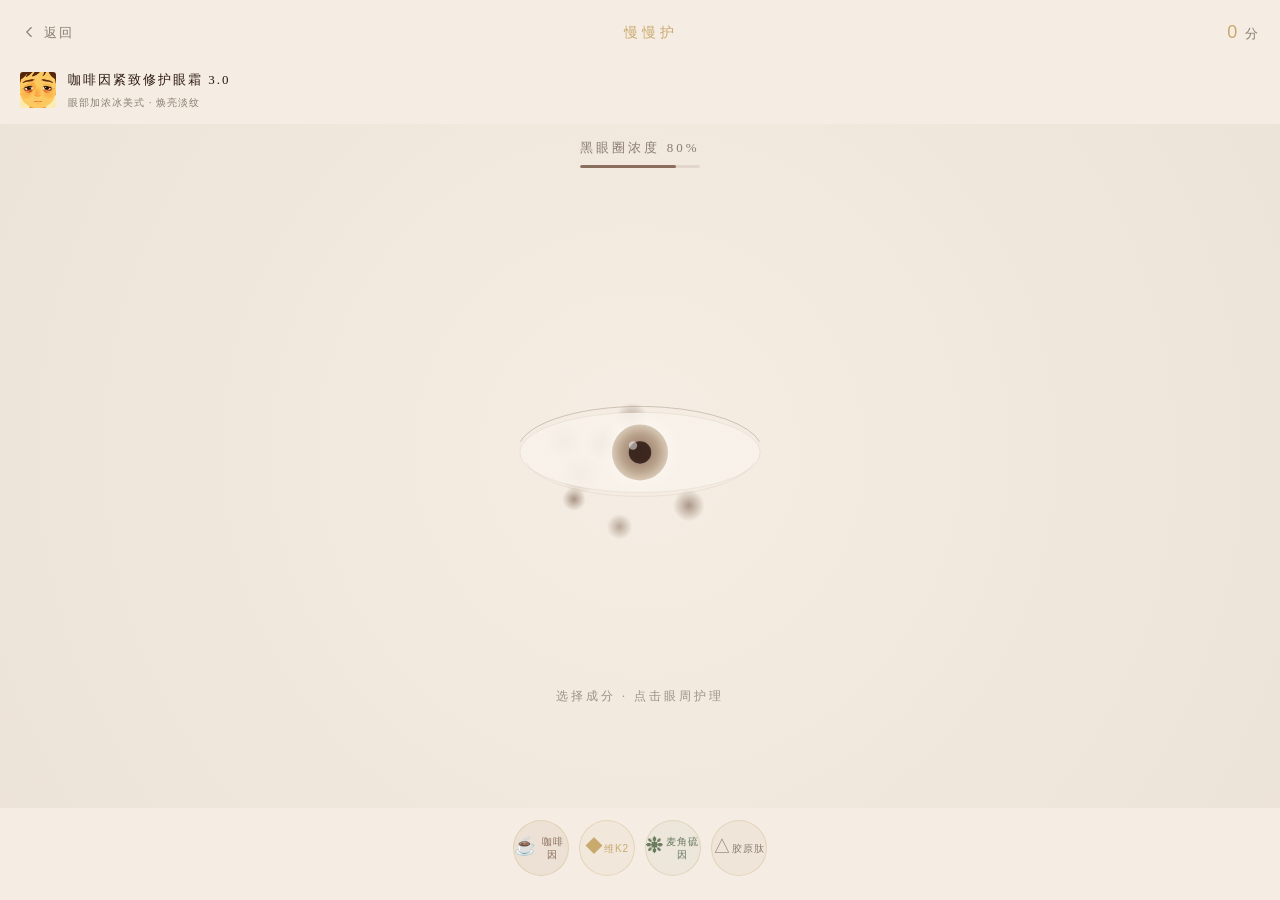
<file: games/yanhou.html>
<!doctype html>
<html lang="zh-CN">
<head>
  <meta charset="UTF-8" />
  <meta name="viewport" content="width=device-width,initial-scale=1.0,maximum-scale=1.0,user-scalable=no" />
  <meta name="format-detection" content="telephone=no" />
  <title>慢慢护 · 眸光觉醒 — HBN</title>
  <link rel="stylesheet" href="../styles/main.css" />
  <style>
    body { background:#F5EDE3; margin:0; overflow:hidden; }
    .game-page { min-height:100vh; min-height:100dvh; display:flex; flex-direction:column; }

    /* Header */
    .game-header { padding:16px 20px; display:flex; align-items:center; justify-content:space-between; z-index:10; }
    .game-back { display:flex; align-items:center; gap:6px; text-decoration:none; color:#8B7D72; font-size:13px; letter-spacing:2px; -webkit-tap-highlight-color:transparent; }
    .game-back svg { width:18px; height:18px; stroke:#8B7D72; }
    .game-header-title { font-family:'Noto Serif SC',serif; font-size:14px; letter-spacing:4px; color:#C9A96E; }
    .game-score-display { font-size:13px; color:#8B7D72; letter-spacing:2px; }
    .game-score-display em { font-style:normal; color:#C9A96E; font-size:18px; }

    /* Product bar */
    .product-bar { display:flex; align-items:center; gap:12px; padding:4px 20px 12px; }
    .product-bar img { width:36px; height:36px; object-fit:contain; border-radius:3px; }
    .product-bar-info .p-name { font-family:'Noto Serif SC',serif; font-size:13px; letter-spacing:2px; color:#2C1810; }
    .product-bar-info .p-sub { font-size:10px; letter-spacing:1px; color:#8B7D72; margin-top:2px; }

    /* Canvas area */
    .canvas-wrap { flex:1; position:relative; overflow:hidden; }
    .canvas-wrap canvas { display:block; width:100%; height:100%; }

    /* Eye area overlay info */
    .eye-info {
      position:absolute; top:12px; left:50%; transform:translateX(-50%);
      text-align:center; z-index:5; pointer-events:none;
    }
    .eye-info .dark-level { font-family:'Noto Serif SC',serif; font-size:13px; letter-spacing:3px; color:#8B7D72; }
    .eye-info .dark-bar { width:120px; height:3px; background:rgba(139,111,94,0.15); border-radius:2px; margin:6px auto 0; overflow:hidden; }
    .eye-info .dark-fill { height:100%; background:#8B6F5E; border-radius:2px; transition:width 0.6s cubic-bezier(0.25,0.1,0.25,1); }

    /* Ingredient tray */
    .tray {
      padding:12px 20px 24px; display:flex; align-items:center; justify-content:center; gap:10px;
      background:linear-gradient(transparent, rgba(245,237,227,0.95) 30%); z-index:10;
    }
    .tray-item {
      width:56px; height:56px; border-radius:50%; display:flex; align-items:center; justify-content:center;
      font-size:10px; letter-spacing:1px; text-align:center; line-height:1.3;
      border:0.5px solid rgba(201,169,110,0.3); cursor:pointer;
      transition:all 0.3s cubic-bezier(0.25,0.1,0.25,1); -webkit-tap-highlight-color:transparent;
    }
    .tray-item:active { transform:scale(0.92); }
    .tray-item.selected { border-color:#C9A96E; background:rgba(201,169,110,0.1); box-shadow:0 0 12px rgba(201,169,110,0.2); }
    .tray-item .ing-icon { font-size:18px; display:block; margin-bottom:2px; }
    .tray-item .ing-label { display:block; }

    .t1 { background:rgba(139,90,43,0.08); color:#8B6F5E; }
    .t2 { background:rgba(201,169,110,0.08); color:#C9A96E; }
    .t3 { background:rgba(139,154,123,0.08); color:#6B7B5E; }
    .t4 { background:rgba(180,140,100,0.08); color:#8B7D72; }

    /* Hint */
    .tap-hint {
      position:absolute; bottom:100px; left:50%; transform:translateX(-50%);
      font-family:'Noto Serif SC',serif; font-size:12px; letter-spacing:3px; color:#8B7D72;
      pointer-events:none; opacity:0.8;
      animation:hint-pulse 2s cubic-bezier(0.25,0.1,0.25,1) infinite;
    }
    @keyframes hint-pulse { 0%,100%{opacity:0.5;} 50%{opacity:0.9;} }

    /* Result popup */
    .result-card {
      position:fixed; inset:0; background:rgba(245,237,227,0.97); z-index:100;
      display:none; flex-direction:column; align-items:center; justify-content:center; padding:32px; text-align:center;
    }
    .result-card.active { display:flex; }
    .result-icon { font-size:36px; color:#C9A96E; margin-bottom:20px; }
    .result-title { font-family:'Noto Serif SC',serif; font-size:26px; font-weight:300; letter-spacing:6px; color:#2C1810; margin-bottom:12px; }
    .result-sub { font-size:13px; letter-spacing:2px; color:#8B7D72; line-height:2; margin-bottom:8px; }
    .result-score { font-size:14px; letter-spacing:2px; color:#C9A96E; margin-bottom:32px; }
    .result-product { max-width:180px; max-height:120px; object-fit:contain; border-radius:4px; margin-bottom:28px; }
    .result-btn {
      padding:14px 44px; border:0.5px solid #C9A96E; background:transparent; color:#C9A96E;
      font-family:'Noto Serif SC',serif; font-size:14px; letter-spacing:4px; cursor:pointer;
      text-decoration:none; transition:all 0.5s cubic-bezier(0.25,0.1,0.25,1); -webkit-tap-highlight-color:transparent;
    }
    .result-btn:active { background:rgba(201,169,110,0.1); }
    .result-btn-secondary { margin-top:14px; font-size:12px; letter-spacing:3px; color:#8B7D72; border-color:#8B7D72; }
  </style>
</head>
<body>
<div class="game-page">
  <div class="game-header">
    <a href="javascript:void(0)" onclick="goHome()" class="game-back">
      <svg viewBox="0 0 24 24" fill="none" stroke-width="1.5" stroke-linecap="round"><path d="M15 18l-6-6 6-6"/></svg>
      返回
    </a>
    <span class="game-header-title font-serif">慢慢护</span>
    <span class="game-score-display"><em id="scoreNum">0</em> 分</span>
  </div>

  <div class="product-bar">
    <img src="../public/products/eye-before.jpg" alt="咖啡因眼霜" />
    <div class="product-bar-info">
      <div class="p-name font-serif">咖啡因紧致修护眼霜 3.0</div>
      <div class="p-sub">眼部加浓冰美式 · 焕亮淡纹</div>
    </div>
  </div>

  <div class="canvas-wrap">
    <canvas id="eyeCanvas"></canvas>
    <div class="eye-info">
      <div class="dark-level font-serif" id="darkLevel">黑眼圈浓度 80%</div>
      <div class="dark-bar"><div class="dark-fill" id="darkFill" style="width:80%"></div></div>
    </div>
    <div class="tap-hint font-serif" id="tapHint">选择成分 · 点击眼周护理</div>
  </div>

  <div class="tray" id="tray">
    <div class="tray-item t1" data-type="caffeine">
      <span class="ing-icon">☕</span>
      <span class="ing-label">咖啡因</span>
    </div>
    <div class="tray-item t2" data-type="k2">
      <span class="ing-icon">◆</span>
      <span class="ing-label">维K2</span>
    </div>
    <div class="tray-item t3" data-type="ergo">
      <span class="ing-icon">❋</span>
      <span class="ing-label">麦角硫因</span>
    </div>
    <div class="tray-item t4" data-type="peptide">
      <span class="ing-icon">△</span>
      <span class="ing-label">胶原肽</span>
    </div>
  </div>
</div>

<!-- Result -->
<div class="result-card" id="resultCard">
  <div class="result-icon">◇</div>
  <div class="result-title font-serif">眸光觉醒</div>
  <div class="result-sub" id="resultMsg"></div>
  <div class="result-score" id="resultScore"></div>
  <img src="../public/products/eye-after.jpg" alt="咖啡因眼霜" class="result-product" />
  <button class="result-btn font-serif" id="retryBtn">再来一次</button>
  <a href="javascript:void(0)" onclick="goHome()" class="result-btn result-btn-secondary font-serif">返回首页</a>
</div>

<script>
(function(){
  'use strict';

  // Navigate to home page reliably
  window.goHome = function() {
    var path = window.location.pathname;
    var homePath = path.substring(0, path.indexOf('/games/')) + '/';
    window.location.href = homePath;
  };

  var canvas = document.getElementById('eyeCanvas');
  var ctx = canvas.getContext('2d');
  var dpr = window.devicePixelRatio || 1;
  var W, H;

  // State
  var darkness = 80; // 0-100, lower = better
  var score = 0;
  var selectedType = null;
  var particles = [];
  var ripples = [];
  var darkCircles = [];
  var eyeCenter = { x:0, y:0 };
  var eyeW = 0, eyeH = 0;

  // Ingredient effects
  var ING_MAP = {
    caffeine: { power: 12, label:'咖啡因淡圈', color:'#8B6F5E' },
    k2:       { power: 10, label:'维K2抗青紫', color:'#6B7B8E' },
    ergo:     { power: 8,  label:'麦角硫因抗氧', color:'#8B9A7B' },
    peptide:  { power: 15, label:'胶原肽充盈', color:'#C9A96E' }
  };

  function resize() {
    var rect = canvas.parentElement.getBoundingClientRect();
    W = rect.width; H = rect.height;
    canvas.width = W * dpr; canvas.height = H * dpr;
    canvas.style.width = W + 'px'; canvas.style.height = H + 'px';
    ctx.setTransform(dpr, 0, 0, dpr, 0, 0);

    eyeCenter.x = W / 2;
    eyeCenter.y = H * 0.48;
    eyeW = Math.min(W * 0.7, 240);
    eyeH = Math.min(H * 0.22, 80);

    // Generate dark circle patches
    generateDarkCircles();
  }

  function generateDarkCircles() {
    darkCircles = [];
    var count = 6 + Math.floor(Math.random() * 4);
    for (var i = 0; i < count; i++) {
      darkCircles.push({
        x: eyeCenter.x + (Math.random() - 0.5) * eyeW * 0.7,
        y: eyeCenter.y + (Math.random() - 0.3) * eyeH * 1.5,
        r: 8 + Math.random() * 18,
        opacity: 0.3 + Math.random() * 0.4
      });
    }
  }

  function drawEye() {
    ctx.clearRect(0, 0, W, H);

    // Subtle background gradient
    var bgGrad = ctx.createRadialGradient(eyeCenter.x, eyeCenter.y, 10, eyeCenter.x, eyeCenter.y, Math.max(W, H) * 0.7);
    bgGrad.addColorStop(0, 'rgba(245,237,227,1)');
    bgGrad.addColorStop(1, 'rgba(235,225,213,1)');
    ctx.fillStyle = bgGrad;
    ctx.fillRect(0, 0, W, H);

    // Dark circles (proportional to darkness level)
    var darkFactor = darkness / 100;
    for (var i = 0; i < darkCircles.length; i++) {
      var dc = darkCircles[i];
      var dcOpacity = dc.opacity * darkFactor;
      if (dcOpacity < 0.02) continue;
      var grad = ctx.createRadialGradient(dc.x, dc.y, 0, dc.x, dc.y, dc.r);
      grad.addColorStop(0, 'rgba(100,70,50,' + dcOpacity + ')');
      grad.addColorStop(1, 'rgba(100,70,50,0)');
      ctx.fillStyle = grad;
      ctx.beginPath();
      ctx.arc(dc.x, dc.y, dc.r, 0, Math.PI * 2);
      ctx.fill();
    }

    // Eye outline (almond shape)
    ctx.save();
    ctx.translate(eyeCenter.x, eyeCenter.y);

    // Eye white
    ctx.beginPath();
    ctx.ellipse(0, 0, eyeW / 2, eyeH / 2, 0, 0, Math.PI * 2);
    var eyeWhiteGrad = ctx.createRadialGradient(0, -5, 2, 0, 0, eyeH / 2);
    eyeWhiteGrad.addColorStop(0, 'rgba(255,252,248,0.95)');
    eyeWhiteGrad.addColorStop(1, 'rgba(248,242,234,0.9)');
    ctx.fillStyle = eyeWhiteGrad;
    ctx.fill();
    ctx.strokeStyle = 'rgba(139,111,94,0.2)';
    ctx.lineWidth = 0.5;
    ctx.stroke();

    // Upper eyelid line
    ctx.beginPath();
    ctx.ellipse(0, -2, eyeW / 2 + 2, eyeH / 2 + 4, 0, Math.PI + 0.2, -0.2);
    ctx.strokeStyle = 'rgba(139,111,94,0.35)';
    ctx.lineWidth = 1;
    ctx.stroke();

    // Lower eyelid line
    ctx.beginPath();
    ctx.ellipse(0, 2, eyeW / 2 - 4, eyeH / 2 + 2, 0, 0.2, Math.PI - 0.2);
    ctx.strokeStyle = 'rgba(139,111,94,0.2)';
    ctx.lineWidth = 0.5;
    ctx.stroke();

    // Iris
    var irisR = eyeH * 0.35;
    var irisGrad = ctx.createRadialGradient(0, 0, irisR * 0.2, 0, 0, irisR);
    irisGrad.addColorStop(0, 'rgba(139,111,94,0.9)');
    irisGrad.addColorStop(0.6, 'rgba(160,130,100,0.7)');
    irisGrad.addColorStop(1, 'rgba(180,155,125,0.5)');
    ctx.beginPath();
    ctx.arc(0, 0, irisR, 0, Math.PI * 2);
    ctx.fillStyle = irisGrad;
    ctx.fill();

    // Pupil
    ctx.beginPath();
    ctx.arc(0, 0, irisR * 0.4, 0, Math.PI * 2);
    ctx.fillStyle = 'rgba(44,24,16,0.85)';
    ctx.fill();

    // Highlight
    ctx.beginPath();
    ctx.arc(-irisR * 0.25, -irisR * 0.25, irisR * 0.15, 0, Math.PI * 2);
    ctx.fillStyle = 'rgba(255,255,255,0.5)';
    ctx.fill();

    ctx.restore();

    // Ripples
    for (var r = ripples.length - 1; r >= 0; r--) {
      var rp = ripples[r];
      rp.radius += 1.5;
      rp.opacity -= 0.015;
      if (rp.opacity <= 0) { ripples.splice(r, 1); continue; }
      ctx.beginPath();
      ctx.arc(rp.x, rp.y, rp.radius, 0, Math.PI * 2);
      ctx.strokeStyle = rp.color.replace('1)', rp.opacity + ')');
      ctx.lineWidth = 1;
      ctx.stroke();
    }

    // Particles
    for (var p = particles.length - 1; p >= 0; p--) {
      var pt = particles[p];
      pt.x += pt.vx;
      pt.y += pt.vy;
      pt.life -= 0.02;
      if (pt.life <= 0) { particles.splice(p, 1); continue; }
      ctx.beginPath();
      ctx.arc(pt.x, pt.y, pt.size * pt.life, 0, Math.PI * 2);
      ctx.fillStyle = 'rgba(201,169,110,' + (pt.life * 0.6) + ')';
      ctx.fill();
    }

    requestAnimationFrame(drawEye);
  }

  function applyIngredient(x, y) {
    if (!selectedType || darkness <= 0) return;
    var ing = ING_MAP[selectedType];
    if (!ing) return;

    // Check if within eye area (generous hit zone)
    var dx = x - eyeCenter.x;
    var dy = y - eyeCenter.y;
    var inZone = (dx * dx) / (eyeW * eyeW / 4 + 2000) + (dy * dy) / (eyeH * eyeH / 4 + 2000) < 1.8;
    if (!inZone) return;

    // Reduce darkness
    var reduction = ing.power;
    darkness = Math.max(0, darkness - reduction);
    score += reduction * 2;

    // Update UI
    document.getElementById('scoreNum').textContent = score;
    document.getElementById('darkLevel').textContent = '黑眼圈浓度 ' + darkness + '%';
    document.getElementById('darkFill').style.width = darkness + '%';

    // Ripple effect
    ripples.push({ x:x, y:y, radius:5, opacity:0.6, color:'rgba(201,169,110,1)' });

    // Particles
    for (var i = 0; i < 8; i++) {
      var angle = Math.random() * Math.PI * 2;
      var speed = 0.5 + Math.random() * 1.5;
      particles.push({
        x:x, y:y,
        vx: Math.cos(angle) * speed,
        vy: Math.sin(angle) * speed,
        size: 2 + Math.random() * 3,
        life: 1
      });
    }

    // Fade some dark circles
    for (var d = 0; d < darkCircles.length; d++) {
      var dist = Math.sqrt(Math.pow(darkCircles[d].x - x, 2) + Math.pow(darkCircles[d].y - y, 2));
      if (dist < 60) {
        darkCircles[d].opacity = Math.max(0, darkCircles[d].opacity - 0.15);
      }
    }

    // Hide hint
    document.getElementById('tapHint').style.display = 'none';

    // Check win
    if (darkness <= 5) {
      setTimeout(showResult, 600);
    }
  }

  function showResult() {
    var msg = '';
    if (darkness <= 5) msg = '眸光如初，慢护终见光';
    else msg = '继续慢慢呵护，光终会来';
    document.getElementById('resultMsg').textContent = msg;
    document.getElementById('resultScore').textContent = '黑眼圈浓度 ' + darkness + '% · 得分 ' + score;
    document.getElementById('resultCard').classList.add('active');
  }

  function reset() {
    darkness = 80; score = 0; selectedType = null;
    particles = []; ripples = [];
    document.getElementById('scoreNum').textContent = '0';
    document.getElementById('darkLevel').textContent = '黑眼圈浓度 80%';
    document.getElementById('darkFill').style.width = '80%';
    document.getElementById('tapHint').style.display = '';
    document.getElementById('resultCard').classList.remove('active');

    // Deselect all
    var items = document.querySelectorAll('.tray-item');
    for (var i = 0; i < items.length; i++) items[i].classList.remove('selected');

    generateDarkCircles();
  }

  // Tray selection
  var trayItems = document.querySelectorAll('.tray-item');
  for (var i = 0; i < trayItems.length; i++) {
    (function(item){
      item.addEventListener('click', function(){
        // Deselect others
        for (var j = 0; j < trayItems.length; j++) trayItems[j].classList.remove('selected');
        item.classList.add('selected');
        selectedType = item.getAttribute('data-type');
      });
    })(trayItems[i]);
  }

  // Canvas tap
  function getPos(e) {
    var rect = canvas.getBoundingClientRect();
    var touch = e.touches ? e.touches[0] : e;
    return { x: touch.clientX - rect.left, y: touch.clientY - rect.top };
  }

  canvas.addEventListener('click', function(e){
    var pos = getPos(e);
    applyIngredient(pos.x, pos.y);
  });
  canvas.addEventListener('touchstart', function(e){
    e.preventDefault();
    var pos = getPos(e);
    applyIngredient(pos.x, pos.y);
  }, { passive: false });

  document.getElementById('retryBtn').addEventListener('click', reset);

  // Init
  window.addEventListener('resize', resize);
  resize();
  drawEye();
})();
</script>
</body>
</html>
</file>
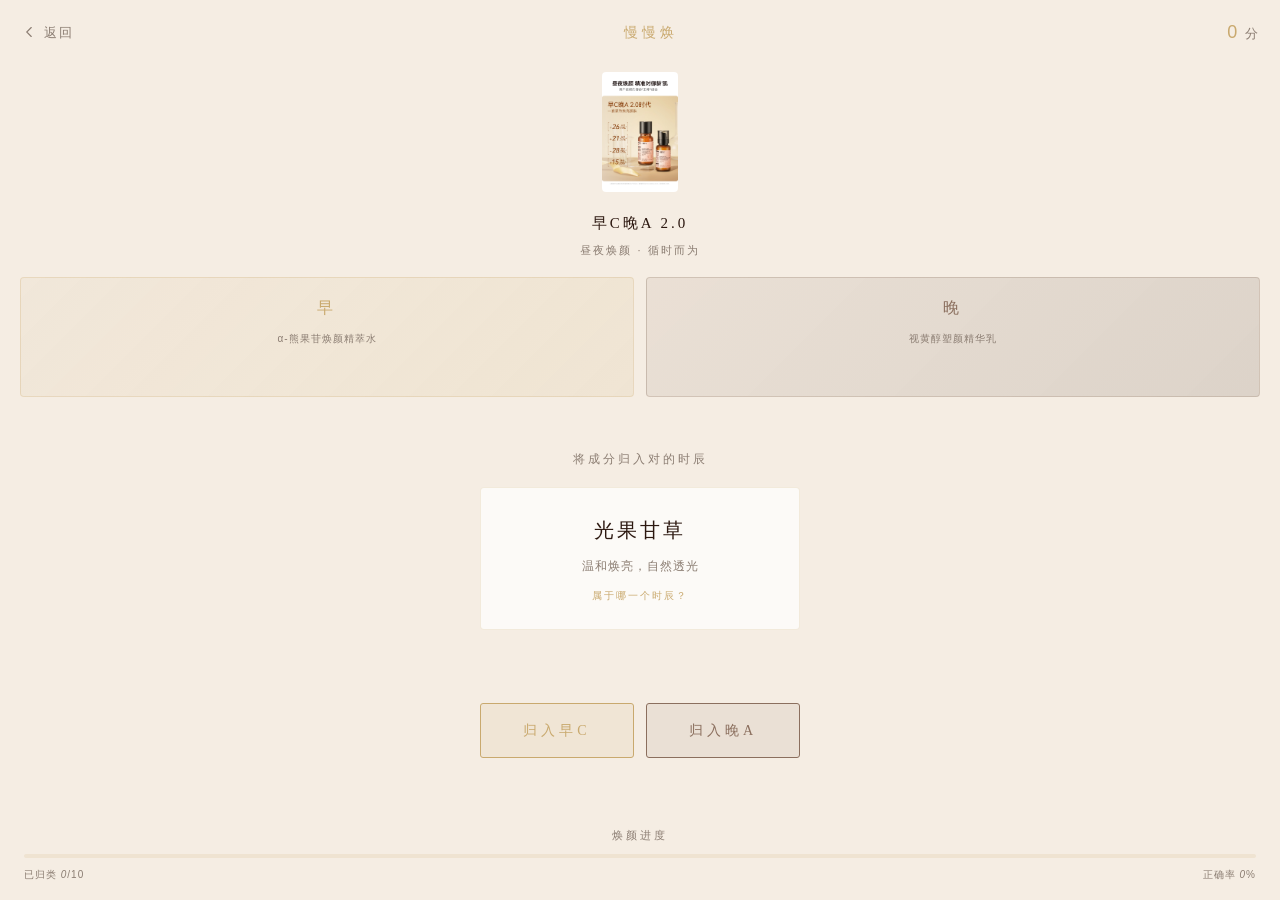
<file: games/zhoubai.html>
<!doctype html>
<html lang="zh-CN">
<head>
  <meta charset="UTF-8" />
  <meta name="viewport" content="width=device-width,initial-scale=1.0,maximum-scale=1.0,user-scalable=no" />
  <meta name="format-detection" content="telephone=no" />
  <title>慢慢焕 · 昼夜循时 — HBN</title>
  <link rel="stylesheet" href="../styles/main.css" />
  <style>
    body { background:#F5EDE3; }
    .game-page { min-height:100vh; min-height:100dvh; display:flex; flex-direction:column; }

    /* Header */
    .game-header { padding:16px 20px; display:flex; align-items:center; justify-content:space-between; }
    .game-back { display:flex; align-items:center; gap:6px; text-decoration:none; color:#8B7D72; font-size:13px; letter-spacing:2px; -webkit-tap-highlight-color:transparent; }
    .game-back svg { width:18px; height:18px; stroke:#8B7D72; }
    .game-header-title { font-family:'Noto Serif SC',serif; font-size:14px; letter-spacing:4px; color:#C9A96E; }
    .game-score-display { font-size:13px; color:#8B7D72; letter-spacing:2px; }
    .game-score-display em { font-style:normal; color:#C9A96E; font-size:18px; }

    /* Product Showcase */
    .product-hero { text-align:center; padding:8px 24px 16px; }
    .product-hero img { max-width:180px; max-height:120px; object-fit:contain; border-radius:4px; }
    .product-name { font-family:'Noto Serif SC',serif; font-size:15px; letter-spacing:3px; color:#2C1810; margin-top:8px; }
    .product-sub { font-size:11px; letter-spacing:2px; color:#8B7D72; margin-top:4px; }

    /* Game area */
    .game-area { flex:1; display:flex; flex-direction:column; padding:0 20px 16px; }

    /* Drop zone row */
    .zones { display:flex; gap:12px; margin-bottom:16px; }
    .zone {
      flex:1; padding:16px 12px; border-radius:4px; text-align:center;
      transition: all 0.4s cubic-bezier(0.25,0.1,0.25,1);
      min-height:120px; display:flex; flex-direction:column; align-items:center; justify-content:flex-start;
      position:relative; overflow:hidden;
    }
    .zone-morning {
      background: linear-gradient(135deg, rgba(201,169,110,0.08), rgba(212,184,122,0.15));
      border:0.5px solid rgba(201,169,110,0.25);
    }
    .zone-evening {
      background: linear-gradient(135deg, rgba(139,111,94,0.1), rgba(44,24,16,0.12));
      border:0.5px solid rgba(139,111,94,0.25);
    }
    .zone-label { font-family:'Noto Serif SC',serif; font-size:16px; letter-spacing:4px; margin-bottom:8px; }
    .zone-morning .zone-label { color:#C9A96E; }
    .zone-evening .zone-label { color:#8B6F5E; }
    .zone-product { font-size:10px; letter-spacing:1px; color:#8B7D72; margin-bottom:6px; line-height:1.6; }
    .zone-dropped { display:flex; flex-wrap:wrap; gap:4px; justify-content:center; margin-top:6px; }
    .zone-dropped .mini-tag {
      font-size:9px; padding:2px 8px; border-radius:2px; letter-spacing:1px;
      animation: tag-in 0.5s cubic-bezier(0.25,0.1,0.25,1);
    }
    @keyframes tag-in { from { opacity:0; transform:scale(0.7); } to { opacity:1; transform:scale(1); } }
    .zone-morning .mini-tag { background:rgba(201,169,110,0.15); color:#C9A96E; }
    .zone-evening .mini-tag { background:rgba(139,111,94,0.15); color:#8B6F5E; }

    .zone.highlight { box-shadow:0 0 20px rgba(201,169,110,0.2); }

    /* Ingredient carousel */
    .carousel-area { flex:1; display:flex; flex-direction:column; align-items:center; justify-content:center; }
    .carousel-hint { font-family:'Noto Serif SC',serif; font-size:12px; letter-spacing:3px; color:#8B7D72; margin-bottom:16px; }

    .card-carousel { position:relative; width:100%; max-width:320px; height:200px; }
    .ingredient-card {
      position:absolute; width:100%; padding:24px; background:rgba(255,255,255,0.7);
      border:0.5px solid rgba(201,169,110,0.2); border-radius:4px; text-align:center;
      transition: all 0.6s cubic-bezier(0.25,0.1,0.25,1);
      cursor:grab; -webkit-tap-highlight-color:transparent; user-select:none;
    }
    .ingredient-card:active { cursor:grabbing; }
    .ingredient-card .ing-name { font-family:'Noto Serif SC',serif; font-size:20px; letter-spacing:3px; color:#2C1810; }
    .ingredient-card .ing-desc { font-size:12px; letter-spacing:1px; color:#8B7D72; margin-top:8px; line-height:1.8; }
    .ingredient-card .ing-type { font-size:10px; letter-spacing:2px; color:#C9A96E; margin-top:10px; }

    /* Action buttons */
    .action-row { display:flex; gap:12px; margin-top:16px; width:100%; max-width:320px; }
    .action-btn {
      flex:1; padding:14px 0; text-align:center; font-family:'Noto Serif SC',serif;
      font-size:14px; letter-spacing:4px; cursor:pointer; border-radius:3px;
      transition: all 0.4s cubic-bezier(0.25,0.1,0.25,1); -webkit-tap-highlight-color:transparent;
    }
    .action-btn:active { transform:scale(0.96); }
    .btn-morning { background:rgba(201,169,110,0.12); border:0.5px solid #C9A96E; color:#C9A96E; }
    .btn-evening { background:rgba(139,111,94,0.1); border:0.5px solid #8B6F5E; color:#8B6F5E; }

    /* Progress bar */
    .progress-section { padding:16px 24px; }
    .progress-label { font-size:11px; letter-spacing:3px; color:#8B7D72; margin-bottom:8px; text-align:center; }
    .progress-bar { width:100%; height:4px; background:rgba(201,169,110,0.15); border-radius:2px; overflow:hidden; }
    .progress-fill { height:100%; background:linear-gradient(90deg,#C9A96E,#8B6F5E); border-radius:2px; transition:width 0.8s cubic-bezier(0.25,0.1,0.25,1); width:0%; }
    .progress-stats { display:flex; justify-content:space-between; margin-top:8px; }
    .progress-stat { font-size:10px; letter-spacing:1px; color:#8B7D72; }

    /* Wrong flash */
    @keyframes wrong-flash { 0%,100%{background:transparent;} 50%{background:rgba(200,80,80,0.08);} }
    .wrong-flash { animation: wrong-flash 0.4s; }

    /* Result popup */
    .result-card {
      position:fixed; inset:0; background:rgba(245,237,227,0.97); z-index:100;
      display:none; flex-direction:column; align-items:center; justify-content:center; padding:32px; text-align:center;
    }
    .result-card.active { display:flex; }
    .result-icon { font-size:36px; color:#C9A96E; margin-bottom:20px; }
    .result-title { font-family:'Noto Serif SC',serif; font-size:26px; font-weight:300; letter-spacing:6px; color:#2C1810; margin-bottom:12px; }
    .result-sub { font-size:13px; letter-spacing:2px; color:#8B7D72; line-height:2; margin-bottom:8px; }
    .result-score { font-size:14px; letter-spacing:2px; color:#C9A96E; margin-bottom:32px; }
    .result-product { max-width:200px; max-height:130px; object-fit:contain; border-radius:4px; margin-bottom:28px; }
    .result-btn {
      padding:14px 44px; border:0.5px solid #C9A96E; background:transparent; color:#C9A96E;
      font-family:'Noto Serif SC',serif; font-size:14px; letter-spacing:4px; cursor:pointer;
      text-decoration:none; transition:all 0.5s cubic-bezier(0.25,0.1,0.25,1); -webkit-tap-highlight-color:transparent;
    }
    .result-btn:active { background:rgba(201,169,110,0.1); }
    .result-btn-secondary { margin-top:14px; font-size:12px; letter-spacing:3px; color:#8B7D72; border-color:#8B7D72; }
  </style>
</head>
<body>
<div class="game-page">
  <div class="game-header">
    <a href="javascript:void(0)" onclick="goHome()" class="game-back">
      <svg viewBox="0 0 24 24" fill="none" stroke-width="1.5" stroke-linecap="round"><path d="M15 18l-6-6 6-6"/></svg>
      返回
    </a>
    <span class="game-header-title font-serif">慢慢焕</span>
    <span class="game-score-display"><em id="scoreNum">0</em> 分</span>
  </div>

  <!-- Product -->
  <div class="product-hero">
    <img src="../public/products/zaoC-wanA.jpg" alt="HBN早C晚A" />
    <div class="product-name font-serif">早C晚A 2.0</div>
    <div class="product-sub">昼夜焕颜 · 循时而为</div>
  </div>

  <!-- Drop zones -->
  <div class="game-area">
    <div class="zones">
      <div class="zone zone-morning" id="zoneMorning">
        <div class="zone-label font-serif">早</div>
        <div class="zone-product">α-熊果苷焕颜精萃水</div>
        <div class="zone-dropped" id="morningDropped"></div>
      </div>
      <div class="zone zone-evening" id="zoneEvening">
        <div class="zone-label font-serif">晚</div>
        <div class="zone-product">视黄醇塑颜精华乳</div>
        <div class="zone-dropped" id="eveningDropped"></div>
      </div>
    </div>

    <!-- Current ingredient -->
    <div class="carousel-area">
      <div class="carousel-hint font-serif" id="carouselHint">将成分归入对的时辰</div>
      <div class="card-carousel" id="cardCarousel"></div>
      <div class="action-row">
        <div class="action-btn btn-morning font-serif" id="btnMorning">归入早C</div>
        <div class="action-btn btn-evening font-serif" id="btnEvening">归入晚A</div>
      </div>
    </div>
  </div>

  <!-- Progress -->
  <div class="progress-section">
    <div class="progress-label font-serif">焕颜进度</div>
    <div class="progress-bar"><div class="progress-fill" id="progressFill"></div></div>
    <div class="progress-stats">
      <span class="progress-stat">已归类 <em id="doneNum">0</em>/10</span>
      <span class="progress-stat">正确率 <em id="accNum">0</em>%</span>
    </div>
  </div>
</div>

<!-- Result -->
<div class="result-card" id="resultCard">
  <div class="result-icon">◆</div>
  <div class="result-title font-serif">昼夜循时</div>
  <div class="result-sub" id="resultMsg"></div>
  <div class="result-score" id="resultScore"></div>
  <img src="../public/products/zaoC-wanA-detail.jpg" alt="早C晚A" class="result-product" />
  <button class="result-btn font-serif" id="retryBtn">再来一次</button>
  <a href="javascript:void(0)" onclick="goHome()" class="result-btn result-btn-secondary font-serif">返回首页</a>
</div>

<script>
(function(){
  'use strict';

  // Navigate to home page reliably
  window.goHome = function() {
    var path = window.location.pathname;
    var homePath = path.substring(0, path.indexOf('/games/')) + '/';
    window.location.href = homePath;
  };

  // Ingredients: period='morning' or 'evening'
  var INGREDIENTS = [
    { name:'α-熊果苷', desc:'焕亮肌肤，均匀肤色', period:'morning' },
    { name:'VC衍生物', desc:'抗氧化，抵御光损伤', period:'morning' },
    { name:'防晒成分', desc:'阻隔紫外线，守护晨光', period:'morning' },
    { name:'烟酰胺', desc:'提亮肤色，修护屏障', period:'morning' },
    { name:'光果甘草', desc:'温和焕亮，自然透光', period:'morning' },
    { name:'视黄醇', desc:'促生胶原，紧致淡纹', period:'evening' },
    { name:'胜肽复合', desc:'淡化细纹，提升弹性', period:'evening' },
    { name:'神经酰胺', desc:'修护屏障，深层锁水', period:'evening' },
    { name:'玻色因', desc:'促进粘多糖，充盈肌肤', period:'evening' },
    { name:'角鲨烷', desc:'仿生皮脂，夜间修护', period:'evening' }
  ];

  var current = 0, score = 0, correct = 0, total = INGREDIENTS.length;
  var shuffled = [];

  function shuffle(arr) {
    var a = arr.slice();
    for (var i = a.length - 1; i > 0; i--) {
      var j = Math.floor(Math.random() * (i + 1));
      var t = a[i]; a[i] = a[j]; a[j] = t;
    }
    return a;
  }

  function init() {
    shuffled = shuffle(INGREDIENTS);
    current = 0; score = 0; correct = 0;
    document.getElementById('morningDropped').innerHTML = '';
    document.getElementById('eveningDropped').innerHTML = '';
    document.getElementById('scoreNum').textContent = '0';
    document.getElementById('doneNum').textContent = '0';
    document.getElementById('accNum').textContent = '0';
    document.getElementById('progressFill').style.width = '0%';
    showCurrent();
  }

  function showCurrent() {
    var carousel = document.getElementById('cardCarousel');
    carousel.innerHTML = '';

    if (current >= shuffled.length) {
      showResult();
      return;
    }

    var ing = shuffled[current];
    var card = document.createElement('div');
    card.className = 'ingredient-card';
    card.innerHTML =
      '<div class="ing-name font-serif">' + ing.name + '</div>' +
      '<div class="ing-desc">' + ing.desc + '</div>' +
      '<div class="ing-type">属于哪一个时辰？</div>';
    card.style.opacity = '0';
    card.style.transform = 'translateY(20px)';
    carousel.appendChild(card);

    setTimeout(function(){
      card.style.opacity = '1';
      card.style.transform = 'translateY(0)';
    }, 50);
  }

  function choose(period) {
    if (current >= shuffled.length) return;
    var ing = shuffled[current];
    var isCorrect = (ing.period === period);

    if (isCorrect) {
      correct++;
      score += 10;
      // Add mini tag
      var zone = period === 'morning' ? document.getElementById('morningDropped') : document.getElementById('eveningDropped');
      var tag = document.createElement('span');
      tag.className = 'mini-tag';
      tag.textContent = ing.name;
      zone.appendChild(tag);
    } else {
      // Wrong flash
      var wrongZone = period === 'morning' ? document.getElementById('zoneMorning') : document.getElementById('zoneEvening');
      wrongZone.classList.add('wrong-flash');
      setTimeout(function(){ wrongZone.classList.remove('wrong-flash'); }, 400);
    }

    current++;
    document.getElementById('scoreNum').textContent = score;
    document.getElementById('doneNum').textContent = current;
    document.getElementById('accNum').textContent = Math.round(correct / current * 100);
    document.getElementById('progressFill').style.width = (current / total * 100) + '%';

    // Transition card out
    var card = document.querySelector('.ingredient-card');
    if (card) {
      card.style.opacity = '0';
      card.style.transform = period === 'morning' ? 'translateX(-60px)' : 'translateX(60px)';
    }

    setTimeout(showCurrent, 400);
  }

  function showResult() {
    var acc = Math.round(correct / total * 100);
    var msg = '';
    if (acc >= 90) msg = '你已深谙昼夜护肤之道';
    else if (acc >= 70) msg = '慢慢来，循时而为';
    else msg = '慢一点，再感受昼夜的节奏';

    document.getElementById('resultMsg').textContent = msg;
    document.getElementById('resultScore').textContent = '正确归类 ' + correct + '/' + total + ' · ' + acc + '% 正确率';
    document.getElementById('resultCard').classList.add('active');
  }

  document.getElementById('btnMorning').addEventListener('click', function(){ choose('morning'); });
  document.getElementById('btnEvening').addEventListener('click', function(){ choose('evening'); });
  document.getElementById('retryBtn').addEventListener('click', function(){
    document.getElementById('resultCard').classList.remove('active');
    init();
  });

  init();
})();
</script>
</body>
</html>
</file>
<file: styles/main.css>
/* ========================================
   HBN 慢一点远一点 — H5 Landing Page
   Design: Warm, slow, meditative luxury
   ======================================== */

/* --- Reset & Base --- */
*, *::before, *::after {
  margin: 0;
  padding: 0;
  box-sizing: border-box;
}

:root {
  --bg-cream: #F5EDE3;
  --bg-deep: #2C1810;
  --gold: #C9A96E;
  --gold-light: #D4B87A;
  --warm-brown: #8B6F5E;
  --text-primary: #2C1810;
  --text-secondary: #8B7D72;
  --sage-green: #8B9A7B;
  --rose-muted: #C9A087;
  --ease-soft: cubic-bezier(0.25, 0.1, 0.25, 1.0);
}

html {
  scroll-behavior: smooth;
  -webkit-text-size-adjust: 100%;
  overflow-x: hidden;
}

body {
  font-family: -apple-system, BlinkMacSystemFont, 'PingFang SC', 'Helvetica Neue', 'Microsoft YaHei', sans-serif;
  background: var(--bg-cream);
  color: var(--text-primary);
  -webkit-font-smoothing: antialiased;
  -moz-osx-font-smoothing: grayscale;
  overflow-x: hidden;
  line-height: 1.8;
}

/* --- Serif Font Import --- */
@import url('https://fonts.googleapis.cn/css2?family=Noto+Serif+SC:wght@300;400;500;600;700&display=swap');

.font-serif {
  font-family: 'Noto Serif SC', 'Songti SC', 'SimSun', serif;
}

/* --- Section Base --- */
.section {
  position: relative;
  width: 100%;
  min-height: 100vh;
  display: flex;
  flex-direction: column;
  align-items: center;
  justify-content: center;
  padding: 60px 24px;
  overflow: hidden;
}

/* --- Scroll Reveal --- */
.reveal {
  opacity: 0;
  transform: translateY(30px);
  transition: opacity 1.2s var(--ease-soft), transform 1.2s var(--ease-soft);
}

.reveal.visible {
  opacity: 1;
  transform: translateY(0);
}

.reveal-delay-1 { transition-delay: 0.2s; }
.reveal-delay-2 { transition-delay: 0.4s; }
.reveal-delay-3 { transition-delay: 0.6s; }
.reveal-delay-4 { transition-delay: 0.8s; }

/* ========================================
   Section 1: Hero
   ======================================== */
.hero {
  background: linear-gradient(
    180deg,
    #F5EDE3 0%,
    #EDE0D0 30%,
    #E4D3BE 60%,
    #D9C5A8 100%
  );
  min-height: 100vh;
  min-height: 100dvh;
  position: relative;
  display: flex;
  flex-direction: column;
  align-items: center;
  justify-content: center;
  text-align: center;
  padding: 0 24px;
}

/* Floating particles */
.particles {
  position: absolute;
  top: 0;
  left: 0;
  width: 100%;
  height: 100%;
  pointer-events: none;
  overflow: hidden;
  z-index: 1;
}

.particle {
  position: absolute;
  width: 4px;
  height: 4px;
  background: radial-gradient(circle, var(--gold) 0%, transparent 70%);
  border-radius: 50%;
  opacity: 0;
  animation: float-particle var(--duration) var(--delay) infinite;
}

@keyframes float-particle {
  0% {
    opacity: 0;
    transform: translateY(0) translateX(0);
  }
  20% {
    opacity: 0.6;
  }
  80% {
    opacity: 0.3;
  }
  100% {
    opacity: 0;
    transform: translateY(-100vh) translateX(var(--drift));
  }
}

/* Thin circle decoration */
.hero-circle {
  position: absolute;
  width: 280px;
  height: 280px;
  border: 0.5px solid rgba(201, 169, 110, 0.2);
  border-radius: 50%;
  animation: breathe 8s var(--ease-soft) infinite;
}

.hero-circle-2 {
  width: 360px;
  height: 360px;
  border-color: rgba(201, 169, 110, 0.1);
  animation-delay: -3s;
  animation-duration: 10s;
}

@keyframes breathe {
  0%, 100% { transform: scale(1); opacity: 0.5; }
  50% { transform: scale(1.05); opacity: 1; }
}

.hero-content {
  position: relative;
  z-index: 2;
}

.hero-brand {
  font-family: 'Noto Serif SC', serif;
  font-size: 16px;
  font-weight: 300;
  letter-spacing: 12px;
  color: var(--gold);
  text-transform: uppercase;
  margin-bottom: 40px;
  opacity: 0;
  animation: fade-in 2s 0.5s var(--ease-soft) forwards;
}

.hero-title {
  font-family: 'Noto Serif SC', serif;
  font-size: 42px;
  font-weight: 300;
  letter-spacing: 8px;
  color: var(--text-primary);
  line-height: 1.4;
  margin-bottom: 16px;
  opacity: 0;
  animation: fade-in 2s 1s var(--ease-soft) forwards;
}

.hero-subtitle {
  font-family: 'Noto Serif SC', serif;
  font-size: 18px;
  font-weight: 300;
  letter-spacing: 6px;
  color: var(--text-secondary);
  margin-bottom: 60px;
  opacity: 0;
  animation: fade-in 2s 1.5s var(--ease-soft) forwards;
}

.hero-divider {
  width: 40px;
  height: 0.5px;
  background: var(--gold);
  margin: 0 auto;
  opacity: 0;
  animation: fade-in 2s 2s var(--ease-soft) forwards;
}

.hero-scroll-hint {
  position: absolute;
  bottom: 40px;
  left: 50%;
  transform: translateX(-50%);
  display: flex;
  flex-direction: column;
  align-items: center;
  gap: 8px;
  opacity: 0;
  animation: fade-in 2s 2.5s var(--ease-soft) forwards;
  z-index: 2;
}

.hero-scroll-hint span {
  font-size: 11px;
  letter-spacing: 4px;
  color: var(--text-secondary);
}

.scroll-line {
  width: 0.5px;
  height: 40px;
  background: linear-gradient(to bottom, var(--gold), transparent);
  animation: scroll-pulse 2s var(--ease-soft) infinite;
}

@keyframes scroll-pulse {
  0%, 100% { opacity: 0.3; transform: scaleY(1); }
  50% { opacity: 1; transform: scaleY(1.2); }
}

@keyframes fade-in {
  from { opacity: 0; transform: translateY(10px); }
  to { opacity: 1; transform: translateY(0); }
}

/* ========================================
   Section 2: Philosophy
   ======================================== */
.philosophy {
  background: var(--bg-cream);
  text-align: center;
  padding: 100px 32px;
}

.philosophy-quote {
  font-family: 'Noto Serif SC', serif;
  font-size: 24px;
  font-weight: 300;
  line-height: 2;
  color: var(--text-primary);
  letter-spacing: 3px;
  max-width: 300px;
  margin: 0 auto;
}

.philosophy-author {
  font-size: 13px;
  color: var(--text-secondary);
  letter-spacing: 4px;
  margin-top: 40px;
}

.philosophy-line {
  width: 60px;
  height: 0.5px;
  background: var(--gold);
  margin: 50px auto 0;
  opacity: 0.6;
}

/* ========================================
   Section 3: Near & Far Contrast
   ======================================== */
.contrast {
  background: linear-gradient(180deg, var(--bg-cream) 0%, #EDE0D0 100%);
  padding: 80px 0;
}

.contrast-label {
  font-family: 'Noto Serif SC', serif;
  font-size: 12px;
  letter-spacing: 8px;
  color: var(--gold);
  text-align: center;
  margin-bottom: 40px;
}

.contrast-pair {
  width: 100%;
  max-width: 420px;
  margin: 0 auto;
}

.contrast-card {
  position: relative;
  width: calc(100% - 48px);
  margin: 0 auto 32px;
  border-radius: 2px;
  overflow: hidden;
  aspect-ratio: 4/3;
}

.contrast-card-inner {
  width: 100%;
  height: 100%;
  display: flex;
  align-items: flex-end;
  justify-content: flex-start;
  padding: 24px;
}

.contrast-near {
  background:
    linear-gradient(135deg, #D4B87A 0%, #C9A087 40%, #A08060 100%);
}

.contrast-far {
  background:
    linear-gradient(135deg, #8B9A7B 0%, #B8C4A0 40%, #D9D0B8 100%);
}

.contrast-card-text {
  font-family: 'Noto Serif SC', serif;
  font-size: 20px;
  font-weight: 300;
  letter-spacing: 4px;
  color: rgba(255,255,255,0.9);
  text-shadow: 0 1px 8px rgba(0,0,0,0.2);
}

.contrast-card-sub {
  font-size: 12px;
  letter-spacing: 3px;
  color: rgba(255,255,255,0.6);
  margin-top: 6px;
}

.contrast-divider {
  display: flex;
  align-items: center;
  justify-content: center;
  gap: 16px;
  margin: 0 auto 32px;
  width: calc(100% - 48px);
}

.contrast-divider-line {
  flex: 1;
  height: 0.5px;
  background: var(--gold);
  opacity: 0.3;
}

.contrast-divider-text {
  font-family: 'Noto Serif SC', serif;
  font-size: 14px;
  letter-spacing: 4px;
  color: var(--text-secondary);
}

/* ========================================
   Section 4: Interactive Experience
   ======================================== */
.interactive {
  background: linear-gradient(180deg, #EDE0D0 0%, var(--bg-cream) 50%, #EDE0D0 100%);
  padding: 80px 24px;
  text-align: center;
}

.interactive-label {
  font-size: 12px;
  letter-spacing: 8px;
  color: var(--gold);
  margin-bottom: 12px;
}

.interactive-subtitle {
  font-size: 14px;
  letter-spacing: 3px;
  color: var(--text-secondary);
  margin-bottom: 48px;
}

.game-cards {
  display: flex;
  flex-direction: column;
  gap: 20px;
  max-width: 340px;
  margin: 0 auto;
}

.game-card {
  display: flex;
  align-items: center;
  gap: 20px;
  padding: 24px 28px;
  background: rgba(255,255,255,0.5);
  border: 0.5px solid rgba(201, 169, 110, 0.2);
  text-decoration: none;
  color: inherit;
  transition: all 0.6s var(--ease-soft);
  -webkit-tap-highlight-color: transparent;
}

.game-card:active {
  background: rgba(201, 169, 110, 0.08);
  transform: scale(0.98);
}

.game-card-icon {
  width: 48px;
  height: 48px;
  flex-shrink: 0;
}

.game-card-icon svg {
  width: 100%;
  height: 100%;
}

.game-card-title {
  font-size: 20px;
  font-weight: 400;
  letter-spacing: 4px;
  color: var(--text-primary);
  margin-bottom: 4px;
}

.game-card-desc {
  font-size: 12px;
  letter-spacing: 2px;
  color: var(--text-secondary);
}

/* ========================================
   Section 5: Brand Story / Timeline
   ======================================== */
.story {
  background: var(--bg-deep);
  color: #F5EDE3;
  padding: 100px 32px;
  position: relative;
}

.story::before {
  content: '';
  position: absolute;
  top: 0;
  left: 0;
  right: 0;
  height: 120px;
  background: linear-gradient(to bottom, #EDE0D0, var(--bg-deep));
  pointer-events: none;
}

.story-title {
  font-family: 'Noto Serif SC', serif;
  font-size: 12px;
  letter-spacing: 8px;
  color: var(--gold);
  text-align: center;
  margin-bottom: 60px;
  position: relative;
}

.timeline {
  position: relative;
  max-width: 320px;
  margin: 0 auto;
}

.timeline::before {
  content: '';
  position: absolute;
  left: 12px;
  top: 0;
  bottom: 0;
  width: 0.5px;
  background: linear-gradient(to bottom, transparent, var(--gold), var(--gold), transparent);
}

.timeline-item {
  position: relative;
  padding-left: 44px;
  margin-bottom: 48px;
}

.timeline-dot {
  position: absolute;
  left: 8px;
  top: 8px;
  width: 9px;
  height: 9px;
  border-radius: 50%;
  border: 1px solid var(--gold);
  background: var(--bg-deep);
}

.timeline-dot.filled {
  background: var(--gold);
}

.timeline-item-title {
  font-family: 'Noto Serif SC', serif;
  font-size: 18px;
  font-weight: 400;
  letter-spacing: 3px;
  color: var(--gold-light);
  margin-bottom: 10px;
}

.timeline-item-desc {
  font-size: 14px;
  line-height: 1.9;
  color: rgba(245, 237, 227, 0.65);
  letter-spacing: 1px;
}

/* ========================================
   Section 5: CTA
   ======================================== */
.cta {
  background: linear-gradient(180deg, var(--bg-deep) 0%, #1A0E08 100%);
  color: #F5EDE3;
  text-align: center;
  padding: 100px 32px 80px;
}

.cta-title {
  font-family: 'Noto Serif SC', serif;
  font-size: 28px;
  font-weight: 300;
  letter-spacing: 6px;
  margin-bottom: 12px;
}

.cta-subtitle {
  font-size: 14px;
  letter-spacing: 3px;
  color: rgba(245, 237, 227, 0.5);
  margin-bottom: 50px;
}

.qr-wrapper {
  width: 180px;
  height: 180px;
  margin: 0 auto 30px;
  background: #FFFFFF;
  border-radius: 4px;
  padding: 16px;
  display: flex;
  align-items: center;
  justify-content: center;
}

.qr-wrapper canvas,
.qr-wrapper img {
  width: 100% !important;
  height: 100% !important;
}

.cta-hint {
  font-size: 12px;
  letter-spacing: 2px;
  color: rgba(245, 237, 227, 0.4);
  margin-bottom: 60px;
}

.cta-brand {
  font-family: 'Noto Serif SC', serif;
  font-size: 14px;
  letter-spacing: 10px;
  color: var(--gold);
  opacity: 0.6;
}

.cta-slogan {
  font-size: 11px;
  letter-spacing: 4px;
  color: rgba(245, 237, 227, 0.3);
  margin-top: 12px;
}

/* --- Share Button (WeChat) --- */
.share-btn {
  display: inline-flex;
  align-items: center;
  gap: 8px;
  padding: 12px 32px;
  border: 0.5px solid var(--gold);
  background: transparent;
  color: var(--gold);
  font-family: 'Noto Serif SC', serif;
  font-size: 13px;
  letter-spacing: 4px;
  cursor: pointer;
  transition: all 0.6s var(--ease-soft);
  margin-bottom: 50px;
  -webkit-tap-highlight-color: transparent;
}

.share-btn:active {
  background: rgba(201, 169, 110, 0.1);
}

.share-btn svg {
  width: 16px;
  height: 16px;
  stroke: var(--gold);
}

/* --- WeChat Share Modal --- */
.share-modal {
  position: fixed;
  top: 0;
  left: 0;
  right: 0;
  bottom: 0;
  background: rgba(0,0,0,0.7);
  z-index: 1000;
  display: none;
  align-items: center;
  justify-content: center;
  padding: 24px;
}

.share-modal.active {
  display: flex;
}

.share-modal-content {
  background: var(--bg-cream);
  border-radius: 4px;
  padding: 40px 32px;
  text-align: center;
  max-width: 300px;
  width: 100%;
}

.share-modal-title {
  font-family: 'Noto Serif SC', serif;
  font-size: 18px;
  letter-spacing: 3px;
  color: var(--text-primary);
  margin-bottom: 16px;
}

.share-modal-text {
  font-size: 13px;
  line-height: 1.8;
  color: var(--text-secondary);
  margin-bottom: 24px;
}

.share-modal-link {
  font-size: 12px;
  color: var(--gold);
  word-break: break-all;
  padding: 12px;
  background: rgba(201, 169, 110, 0.08);
  border-radius: 2px;
  margin-bottom: 24px;
  user-select: all;
  -webkit-user-select: all;
}

.share-modal-close {
  padding: 10px 32px;
  border: 0.5px solid var(--text-secondary);
  background: transparent;
  color: var(--text-secondary);
  font-size: 13px;
  letter-spacing: 2px;
  cursor: pointer;
  -webkit-tap-highlight-color: transparent;
}

/* --- Toast --- */
.toast {
  position: fixed;
  top: 50%;
  left: 50%;
  transform: translate(-50%, -50%);
  background: rgba(44, 24, 16, 0.85);
  color: #F5EDE3;
  padding: 14px 28px;
  border-radius: 2px;
  font-size: 13px;
  letter-spacing: 2px;
  z-index: 2000;
  opacity: 0;
  transition: opacity 0.4s var(--ease-soft);
  pointer-events: none;
}

.toast.show {
  opacity: 1;
}

/* --- Link Display Section --- */
.link-section {
  background: linear-gradient(180deg, #1A0E08, #0D0705);
  text-align: center;
  padding: 40px 32px 60px;
}

.link-label {
  font-size: 11px;
  letter-spacing: 4px;
  color: rgba(201, 169, 110, 0.5);
  margin-bottom: 16px;
}

.link-url {
  font-size: 11px;
  color: rgba(245, 237, 227, 0.35);
  word-break: break-all;
  line-height: 1.8;
  padding: 0 16px;
}

/* --- Utility --- */
.mt-20 { margin-top: 20px; }
.mt-40 { margin-top: 40px; }
.mb-20 { margin-bottom: 20px; }
.text-center { text-align: center; }

/* --- Responsive fine-tuning --- */
@media (min-width: 420px) {
  .hero-title {
    font-size: 52px;
    letter-spacing: 12px;
  }
  .philosophy-quote {
    font-size: 28px;
  }
  .cta-title {
    font-size: 34px;
  }
}

/* ========================================
   隐藏平台注入水印（参赛用，不可见）
   ======================================== */
[class*="watermark"],
[class*="Watermark"],
[id*="watermark"],
[id*="Watermark"],
[class*="coze"],
[id*="coze"],
[class*="coding_watermark"],
[class*="coding-watermark"],
[class*="powered-by"],
[class*="poweredBy"],
[id*="powered-by"],
[id*="poweredBy"],
[class*="branding"],
[id*="branding"],
a[href*="coze"],
a[href*="coding"],
.coze-watermark,
.coze_coding {
  display: none !important;
  visibility: hidden !important;
  opacity: 0 !important;
  height: 0 !important;
  max-height: 0 !important;
  width: 0 !important;
  max-width: 0 !important;
  overflow: hidden !important;
  pointer-events: none !important;
  position: absolute !important;
  z-index: -9999 !important;
  margin: 0 !important;
  padding: 0 !important;
}

/* 隐藏包含 coze/coding 关键字的 iframe */
iframe[src*="coze"],
iframe[src*="coding"] {
  display: none !important;
}

/* 隐藏 body 直接子级的可疑元素 */
body > div[style*="position:fixed"][style*="bottom"],
body > div[style*="position: fixed"][style*="bottom"],
body > a[style*="bottom"] {
  display: none !important;
}
</file>
